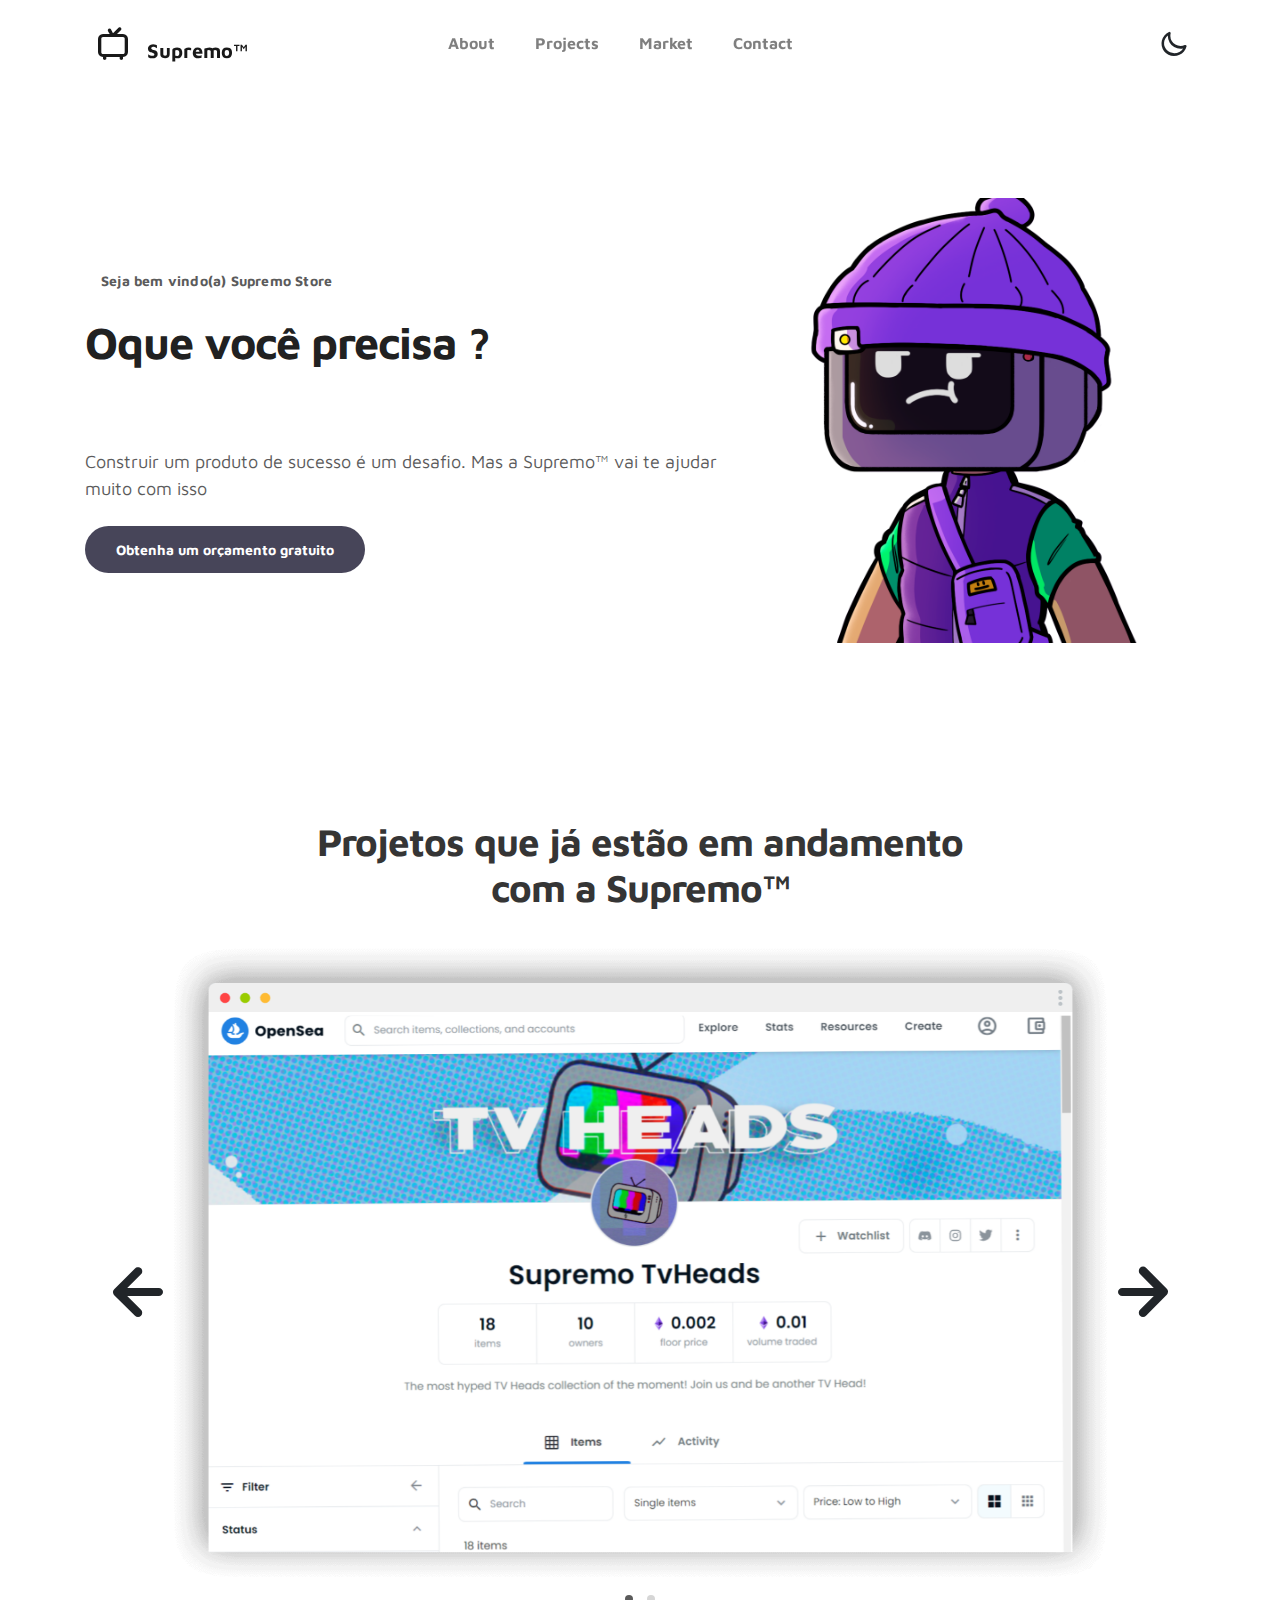
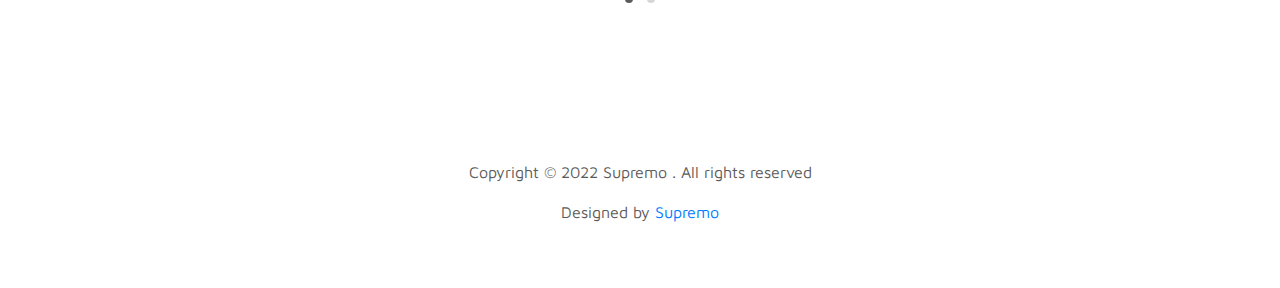
<file: index.html>
<!doctype html>
<html lang="en">
  <head>
    <meta charset="utf-8">
    <meta name="viewport" content="width=device-width, initial-scale=1, shrink-to-fit=no">
    <meta name="description" content="">
    <meta name="author" content="">

    <title>Supremo Store</title>

    <link rel="stylesheet" href="css/bootstrap.min.css">
    <link rel="stylesheet" href="css/unicons.css">
    <link rel="stylesheet" href="css/owl.carousel.min.css">
    <link rel="stylesheet" href="css/owl.theme.default.min.css">
    <link rel="stylesheet" href="https://unicons.iconscout.com/release/v4.0.0/css/line.css">
    <link rel="stylesheet" href="../assets/css/maicons.css">
    
    <!-- MAIN STYLE -->
    <link rel="stylesheet" href="css/style.css">
    
<!--

-->
  </head>
  <body>

    <!-- MENU -->
    <nav class="navbar navbar-expand-sm navbar-light">
        <div class="container">
            <a class="navbar-brand" href="index.html"><i class="uil uil-tv-retro"></i> Supremo™</a>

            <button class="navbar-toggler" type="button" data-toggle="collapse" data-target="#navbarNav" aria-controls="navbarNav" aria-expanded="false"
                aria-label="Toggle navigation">
                <span class="navbar-toggler-icon"></span>
                <span class="navbar-toggler-icon"></span>
                <span class="navbar-toggler-icon"></span>
            </button>

            <div class="collapse navbar-collapse" id="navbarNav">
                <ul class="navbar-nav mx-auto">
                    <li class="nav-item">
                        <a href="#about" class="nav-link"><span data-hover="About">About</span></a>
                    </li>
                    <li class="nav-item">
                        <a href="#project" class="nav-link"><span data-hover="Projects">Projects</span></a>
                    </li>
                    <li class="nav-item">
                        <a href="" class="nav-link"><span data-hover="Market">Market</span></a>
                    </li>
                    <li class="nav-item">
                        <a href="" class="nav-link"><span data-hover="Contact">Contact</span></a>
                    </li>
                </ul>

                <ul class="navbar-nav ml-lg-auto">
                    <div class="ml-lg-4">
                      <div class="color-mode d-lg-flex justify-content-center align-items-center">
                        <i class="color-mode-icon"></i>
                      </div>
                    </div>
                </ul>
            </div>
        </div>
    </nav>

    <!-- End Menu -->

    <!-- Bem Vindo -->
    <section class="about full-screen d-lg-flex justify-content-center align-items-center" id="about">
        <div class="container">
            <div class="row">
                
              <div class="col-lg-7 col-md-12 col-12 d-flex align-items-center">
                    <div class="about-text">
                        <small class="small-text">Seja bem vindo(a) <span class="mobile-block">Supremo Store</span></small>
                        <h1 class="animated animated-text">
                            <span class="mr-2">Oque você precisa ?</span>
                                <div class="animated-info">
                                    <span class="animated-item">Discord bots</span>
                                    <span class="animated-item">Web Designer</span>
                                    <span class="animated-item">illustration</span>
                                </div>
                        </h1>

                        <p>Construir um produto de sucesso é um desafio. Mas a Supremo™ vai te ajudar muito com isso</p>
                        
                        <div class="custom-btn-group mt-4">
                          <a href="store.html" class="btn custom-btn custom-btn-bg custom-btn-link">Obtenha um orçamento gratuito</a>
                        </div>
                    </div>
                </div>

                <div class="col-lg-5 col-md-12 col-12">
                    <div class="about-image svg">
                        <img src="images/undraw/NFT.png" class="img-fluid" alt="svg image">
                    </div>
                </div>
              </div>

            </div>
        </div>
    </section>

    <!-- End Bem Vindo-->

    <!-- Projetos -->
    <section class="project py-5" id="project">
        <div class="container">
                
                <div class="row">
                  <div class="col-lg-11 text-center mx-auto col-12">

                      <div class="col-lg-8 mx-auto">
                        <h2>Projetos que já estão em andamento com a Supremo™</h2>
                      </div>

                      <div class="owl-carousel owl-theme">
                        <div class="item">
                          <div class="project-info">
                            <img src="images/project/tvheads.png" class="img-fluid" alt="project image">
                          </div>
                        </div>

                        <div class="item">
                          <div class="project-info">
                            <img src="images/project/culto.png" class="img-fluid" alt="project image">
                          </div>
                        </div>

                        <!--<div class="item">
                          <div class="project-info">
                            <img src="images/project/project-image03.png" class="img-fluid" alt="project image">
                          </div>
                        </div>

                        <div class="item">
                          <div class="project-info">
                            <img src="images/project/project-image04.png" class="img-fluid" alt="project image">
                          </div>
                        </div>

                        <div class="item">
                          <div class="project-info">
                            <img src="images/project/project-image05.png" class="img-fluid" alt="project image">
                          </div>
                        </div> -->
                      </div>

                  </div>
                </div>
        </div>
    </section>

    <!-- End Project -->


    <!-- Copyright -->
     <footer class="footer py-5">
          <div class="container">
               <div class="row">

                    <div class="col-lg-12 col-12">                                
                        <p class="copyright-text text-center">Copyright &copy; 2022 Supremo . All rights reserved</p>
                        <p class="copyright-text text-center">Designed by <a rel="nofollow" href="https://discord.gg/ShvvqAZ8eM">Supremo</a></p>
                    </div>
                    
               </div>
          </div>
     </footer>

    <script src="js/jquery-3.3.1.min.js"></script>
    <script src="js/popper.min.js"></script>
    <script src="js/bootstrap.min.js"></script>
    <script src="js/Headroom.js"></script>
    <script src="js/jQuery.headroom.js"></script>
    <script src="js/owl.carousel.min.js"></script>
    <script src="js/smoothscroll.js"></script>
    <script src="js/custom.js"></script>

  </body>
</html>
</file>
<file: css/unicons.css>
@font-face {
  font-family: 'unicons';
  src: url('../font/unicons.eot?42479262');
  src: url('../font/unicons.eot?42479262#iefix') format('embedded-opentype'),
       url('../font/unicons.woff2?42479262') format('woff2'),
       url('../font/unicons.woff?42479262') format('woff'),
       url('../font/unicons.ttf?42479262') format('truetype'),
       url('../font/unicons.svg?42479262#unicons') format('svg');
  font-weight: normal;
  font-style: normal;
}
/* Chrome hack: SVG is rendered more smooth in Windozze. 100% magic, uncomment if you need it. */
/* Note, that will break hinting! In other OS-es font will be not as sharp as it could be */
/*
@media screen and (-webkit-min-device-pixel-ratio:0) {
  @font-face {
    font-family: 'unicons';
    src: url('../font/unicons.svg?42479262#unicons') format('svg');
  }
}
*/
 
 [class^="uil-"]:before, [class*=" uil-"]:before {
  font-family: "unicons";
  font-style: normal;
  font-weight: normal;
  speak: none;
 
  display: inline-block;
  text-decoration: inherit;
  width: 1em;
  margin-right: .2em;
  text-align: center;
  /* opacity: .8; */
 
  /* For safety - reset parent styles, that can break glyph codes*/
  font-variant: normal;
  text-transform: none;
 
  /* fix buttons height, for twitter bootstrap */
  line-height: 1em;
 
  /* Animation center compensation - margins should be symmetric */
  /* remove if not needed */
  margin-left: .2em;
 
  /* you can be more comfortable with increased icons size */
  /* font-size: 120%; */
 
  /* Font smoothing. That was taken from TWBS */
  -webkit-font-smoothing: antialiased;
  -moz-osx-font-smoothing: grayscale;
 
  /* Uncomment for 3D effect */
  /* text-shadow: 1px 1px 1px rgba(127, 127, 127, 0.3); */
}
 
.uil-abacus:before { content: '\e800'; } /* '' */
.uil-accessible-icon-alt:before { content: '\e801'; } /* '' */
.uil-adjust-alt:before { content: '\e802'; } /* '' */
.uil-adjust-circle:before { content: '\e803'; } /* '' */
.uil-adjust-half:before { content: '\e804'; } /* '' */
.uil-adjust:before { content: '\e805'; } /* '' */
.uil-airplay:before { content: '\e806'; } /* '' */
.uil-align-alt:before { content: '\e807'; } /* '' */
.uil-align-center-alt:before { content: '\e808'; } /* '' */
.uil-align-center-h:before { content: '\e809'; } /* '' */
.uil-align-center-justify:before { content: '\e80a'; } /* '' */
.uil-align-center-v:before { content: '\e80b'; } /* '' */
.uil-align-center:before { content: '\e80c'; } /* '' */
.uil-align-justify:before { content: '\e80d'; } /* '' */
.uil-align-left-justify:before { content: '\e80e'; } /* '' */
.uil-align-left:before { content: '\e80f'; } /* '' */
.uil-align-letter-right:before { content: '\e810'; } /* '' */
.uil-align-right-justify:before { content: '\e811'; } /* '' */
.uil-align-right:before { content: '\e812'; } /* '' */
.uil-align:before { content: '\e813'; } /* '' */
.uil-ambulance:before { content: '\e814'; } /* '' */
.uil-analysis:before { content: '\e815'; } /* '' */
.uil-analytics:before { content: '\e816'; } /* '' */
.uil-anchor:before { content: '\e817'; } /* '' */
.uil-android-phone-slash:before { content: '\e818'; } /* '' */
.uil-angle-double-down:before { content: '\e819'; } /* '' */
.uil-angle-double-left:before { content: '\e81a'; } /* '' */
.uil-angle-double-right:before { content: '\e81b'; } /* '' */
.uil-angle-double-up:before { content: '\e81c'; } /* '' */
.uil-angle-down:before { content: '\e81d'; } /* '' */
.uil-angle-left:before { content: '\e81e'; } /* '' */
.uil-angle-right-b:before { content: '\e81f'; } /* '' */
.uil-angle-right:before { content: '\e820'; } /* '' */
.uil-angle-up:before { content: '\e821'; } /* '' */
.uil-annoyed-alt:before { content: '\e822'; } /* '' */
.uil-annoyed:before { content: '\e823'; } /* '' */
.uil-apps:before { content: '\e824'; } /* '' */
.uil-archive-alt:before { content: '\e825'; } /* '' */
.uil-archive:before { content: '\e826'; } /* '' */
.uil-arrow-break:before { content: '\e827'; } /* '' */
.uil-arrow-circle-down:before { content: '\e828'; } /* '' */
.uil-arrow-circle-left:before { content: '\e829'; } /* '' */
.uil-arrow-circle-right:before { content: '\e82a'; } /* '' */
.uil-arrow-circle-up:before { content: '\e82b'; } /* '' */
.uil-arrow-compress-h:before { content: '\e82c'; } /* '' */
.uil-arrow-down-left:before { content: '\e82d'; } /* '' */
.uil-arrow-down-right:before { content: '\e82e'; } /* '' */
.uil-arrow-down:before { content: '\e82f'; } /* '' */
.uil-arrow-from-right:before { content: '\e830'; } /* '' */
.uil-arrow-from-top:before { content: '\e831'; } /* '' */
.uil-arrow-growth:before { content: '\e832'; } /* '' */
.uil-arrow-left:before { content: '\e833'; } /* '' */
.uil-arrow-random:before { content: '\e834'; } /* '' */
.uil-arrow-resize-diagonal:before { content: '\e835'; } /* '' */
.uil-arrow-right:before { content: '\e836'; } /* '' */
.uil-arrow-to-bottom:before { content: '\e837'; } /* '' */
.uil-arrow-to-right:before { content: '\e838'; } /* '' */
.uil-arrow-up-left:before { content: '\e839'; } /* '' */
.uil-arrow-up-right:before { content: '\e83a'; } /* '' */
.uil-arrow-up:before { content: '\e83b'; } /* '' */
.uil-arrows-h-alt:before { content: '\e83c'; } /* '' */
.uil-arrows-h:before { content: '\e83d'; } /* '' */
.uil-arrows-left-down:before { content: '\e83e'; } /* '' */
.uil-arrows-maximize:before { content: '\e83f'; } /* '' */
.uil-arrows-merge:before { content: '\e840'; } /* '' */
.uil-arrows-resize-h:before { content: '\e841'; } /* '' */
.uil-arrows-resize-v:before { content: '\e842'; } /* '' */
.uil-arrows-resize:before { content: '\e843'; } /* '' */
.uil-arrows-right-down:before { content: '\e844'; } /* '' */
.uil-arrows-shrink-h:before { content: '\e845'; } /* '' */
.uil-arrows-shrink-v:before { content: '\e846'; } /* '' */
.uil-arrows-up-right:before { content: '\e847'; } /* '' */
.uil-arrows-v-alt:before { content: '\e848'; } /* '' */
.uil-arrows-v:before { content: '\e849'; } /* '' */
.uil-at:before { content: '\e84a'; } /* '' */
.uil-atm-card:before { content: '\e84b'; } /* '' */
.uil-atom:before { content: '\e84c'; } /* '' */
.uil-auto-flash:before { content: '\e84d'; } /* '' */
.uil-award-alt:before { content: '\e84e'; } /* '' */
.uil-award:before { content: '\e84f'; } /* '' */
.uil-baby-carriage:before { content: '\e850'; } /* '' */
.uil-backpack:before { content: '\e851'; } /* '' */
.uil-backspace:before { content: '\e852'; } /* '' */
.uil-backward:before { content: '\e853'; } /* '' */
.uil-bag-alt:before { content: '\e854'; } /* '' */
.uil-bag-slash:before { content: '\e855'; } /* '' */
.uil-bag:before { content: '\e856'; } /* '' */
.uil-ball:before { content: '\e857'; } /* '' */
.uil-ban:before { content: '\e858'; } /* '' */
.uil-bars:before { content: '\e859'; } /* '' */
.uil-basketball-hoop:before { content: '\e85a'; } /* '' */
.uil-basketball:before { content: '\e85b'; } /* '' */
.uil-battery-bolt:before { content: '\e85c'; } /* '' */
.uil-battery-empty:before { content: '\e85d'; } /* '' */
.uil-bed-double:before { content: '\e85e'; } /* '' */
.uil-bed:before { content: '\e85f'; } /* '' */
.uil-bell-school:before { content: '\e860'; } /* '' */
.uil-bell-slash:before { content: '\e861'; } /* '' */
.uil-bill:before { content: '\e862'; } /* '' */
.uil-bitcoin-circle:before { content: '\e863'; } /* '' */
.uil-bitcoin:before { content: '\e864'; } /* '' */
.uil-bluetooth-b:before { content: '\e865'; } /* '' */
.uil-bolt-alt:before { content: '\e866'; } /* '' */
.uil-bolt-slash:before { content: '\e867'; } /* '' */
.uil-bolt:before { content: '\e868'; } /* '' */
.uil-book-alt:before { content: '\e869'; } /* '' */
.uil-book-medical:before { content: '\e86a'; } /* '' */
.uil-book-open:before { content: '\e86b'; } /* '' */
.uil-book-reader:before { content: '\e86c'; } /* '' */
.uil-book:before { content: '\e86d'; } /* '' */
.uil-bookmark-full:before { content: '\e86e'; } /* '' */
.uil-bookmark:before { content: '\e86f'; } /* '' */
.uil-books:before { content: '\e870'; } /* '' */
.uil-boombox:before { content: '\e871'; } /* '' */
.uil-border-alt:before { content: '\e872'; } /* '' */
.uil-border-bottom:before { content: '\e873'; } /* '' */
.uil-border-clear:before { content: '\e874'; } /* '' */
.uil-border-horizontal:before { content: '\e875'; } /* '' */
.uil-border-inner:before { content: '\e876'; } /* '' */
.uil-border-left:before { content: '\e877'; } /* '' */
.uil-border-out:before { content: '\e878'; } /* '' */
.uil-border-right:before { content: '\e879'; } /* '' */
.uil-border-top:before { content: '\e87a'; } /* '' */
.uil-border-vertical:before { content: '\e87b'; } /* '' */
.uil-box:before { content: '\e87c'; } /* '' */
.uil-briefcase-alt:before { content: '\e87d'; } /* '' */
.uil-briefcase:before { content: '\e87e'; } /* '' */
.uil-bright:before { content: '\e87f'; } /* '' */
.uil-brightness-empty:before { content: '\e880'; } /* '' */
.uil-brightness-half:before { content: '\e881'; } /* '' */
.uil-brightness-low:before { content: '\e882'; } /* '' */
.uil-brightness-minus:before { content: '\e883'; } /* '' */
.uil-brightness-plus:before { content: '\e884'; } /* '' */
.uil-brightness:before { content: '\e885'; } /* '' */
.uil-bring-bottom:before { content: '\e886'; } /* '' */
.uil-bring-front:before { content: '\e887'; } /* '' */
.uil-brush-alt:before { content: '\e888'; } /* '' */
.uil-bug:before { content: '\e889'; } /* '' */
.uil-building:before { content: '\e88a'; } /* '' */
.uil-bullseye:before { content: '\e88b'; } /* '' */
.uil-bus-alt:before { content: '\e88c'; } /* '' */
.uil-bus-school:before { content: '\e88d'; } /* '' */
.uil-bus:before { content: '\e88e'; } /* '' */
.uil-calcualtor:before { content: '\e88f'; } /* '' */
.uil-calculator-alt:before { content: '\e890'; } /* '' */
.uil-calendar-alt:before { content: '\e891'; } /* '' */
.uil-calendar-slash:before { content: '\e892'; } /* '' */
.uil-calender:before { content: '\e893'; } /* '' */
.uil-calling:before { content: '\e894'; } /* '' */
.uil-camera-plus:before { content: '\e895'; } /* '' */
.uil-camera-slash:before { content: '\e896'; } /* '' */
.uil-camera:before { content: '\e897'; } /* '' */
.uil-cancel:before { content: '\e898'; } /* '' */
.uil-capsule:before { content: '\e899'; } /* '' */
.uil-capture:before { content: '\e89a'; } /* '' */
.uil-car-sideview:before { content: '\e89b'; } /* '' */
.uil-car-slash:before { content: '\e89c'; } /* '' */
.uil-car-wash:before { content: '\e89d'; } /* '' */
.uil-car:before { content: '\e89e'; } /* '' */
.uil-card-atm:before { content: '\e89f'; } /* '' */
.uil-caret-right:before { content: '\e8a0'; } /* '' */
.uil-cart:before { content: '\e8a1'; } /* '' */
.uil-cell:before { content: '\e8a2'; } /* '' */
.uil-celsius:before { content: '\e8a3'; } /* '' */
.uil-chart-bar-alt:before { content: '\e8a4'; } /* '' */
.uil-chart-bar:before { content: '\e8a5'; } /* '' */
.uil-chart-down:before { content: '\e8a6'; } /* '' */
.uil-chart-growth-alt:before { content: '\e8a7'; } /* '' */
.uil-chart-growth:before { content: '\e8a8'; } /* '' */
.uil-chart-line:before { content: '\e8a9'; } /* '' */
.uil-chart-pie-alt:before { content: '\e8aa'; } /* '' */
.uil-chart-pie:before { content: '\e8ab'; } /* '' */
.uil-chart:before { content: '\e8ac'; } /* '' */
.uil-chat-bubble-user:before { content: '\e8ad'; } /* '' */
.uil-chat-info:before { content: '\e8ae'; } /* '' */
.uil-chat:before { content: '\e8af'; } /* '' */
.uil-check-circle:before { content: '\e8b0'; } /* '' */
.uil-check-square:before { content: '\e8b1'; } /* '' */
.uil-check:before { content: '\e8b2'; } /* '' */
.uil-circle-layer:before { content: '\e8b3'; } /* '' */
.uil-circle:before { content: '\e8b4'; } /* '' */
.uil-circuit:before { content: '\e8b5'; } /* '' */
.uil-clapper-board:before { content: '\e8b6'; } /* '' */
.uil-clipboard-alt:before { content: '\e8b7'; } /* '' */
.uil-clipboard-blank:before { content: '\e8b8'; } /* '' */
.uil-clipboard-notes:before { content: '\e8b9'; } /* '' */
.uil-clipboard:before { content: '\e8ba'; } /* '' */
.uil-clock-eight:before { content: '\e8bb'; } /* '' */
.uil-clock-five:before { content: '\e8bc'; } /* '' */
.uil-clock-nine:before { content: '\e8bd'; } /* '' */
.uil-clock-seven:before { content: '\e8be'; } /* '' */
.uil-clock-ten:before { content: '\e8bf'; } /* '' */
.uil-clock-three:before { content: '\e8c0'; } /* '' */
.uil-clock-two:before { content: '\e8c1'; } /* '' */
.uil-clock:before { content: '\e8c2'; } /* '' */
.uil-closed-captioning:before { content: '\e8c3'; } /* '' */
.uil-cloud-block:before { content: '\e8c4'; } /* '' */
.uil-cloud-bookmark:before { content: '\e8c5'; } /* '' */
.uil-cloud-check:before { content: '\e8c6'; } /* '' */
.uil-cloud-computing:before { content: '\e8c7'; } /* '' */
.uil-cloud-data-connection:before { content: '\e8c8'; } /* '' */
.uil-cloud-database-tree:before { content: '\e8c9'; } /* '' */
.uil-cloud-download:before { content: '\e8ca'; } /* '' */
.uil-cloud-drizzle:before { content: '\e8cb'; } /* '' */
.uil-cloud-exclamation:before { content: '\e8cc'; } /* '' */
.uil-cloud-hail:before { content: '\e8cd'; } /* '' */
.uil-cloud-heart:before { content: '\e8ce'; } /* '' */
.uil-cloud-info:before { content: '\e8cf'; } /* '' */
.uil-cloud-lock:before { content: '\e8d0'; } /* '' */
.uil-cloud-meatball:before { content: '\e8d1'; } /* '' */
.uil-cloud-moon-hail:before { content: '\e8d2'; } /* '' */
.uil-cloud-moon-meatball:before { content: '\e8d3'; } /* '' */
.uil-cloud-moon-rain:before { content: '\e8d4'; } /* '' */
.uil-cloud-moon-showers:before { content: '\e8d5'; } /* '' */
.uil-cloud-moon:before { content: '\e8d6'; } /* '' */
.uil-cloud-question:before { content: '\e8d7'; } /* '' */
.uil-cloud-rain-sun:before { content: '\e8d8'; } /* '' */
.uil-cloud-rain:before { content: '\e8d9'; } /* '' */
.uil-cloud-redo:before { content: '\e8da'; } /* '' */
.uil-cloud-set:before { content: '\e8db'; } /* '' */
.uil-cloud-share:before { content: '\e8dc'; } /* '' */
.uil-cloud-shield:before { content: '\e8dd'; } /* '' */
.uil-cloud-showers-alt:before { content: '\e8de'; } /* '' */
.uil-cloud-showers-heavy:before { content: '\e8df'; } /* '' */
.uil-cloud-showers:before { content: '\e8e0'; } /* '' */
.uil-cloud-slash:before { content: '\e8e1'; } /* '' */
.uil-cloud-sun-hail:before { content: '\e8e2'; } /* '' */
.uil-cloud-sun-meatball:before { content: '\e8e3'; } /* '' */
.uil-cloud-sun-rain-alt:before { content: '\e8e4'; } /* '' */
.uil-cloud-sun-rain:before { content: '\e8e5'; } /* '' */
.uil-cloud-sun-tear:before { content: '\e8e6'; } /* '' */
.uil-cloud-sun:before { content: '\e8e7'; } /* '' */
.uil-cloud-times:before { content: '\e8e8'; } /* '' */
.uil-cloud-unlock:before { content: '\e8e9'; } /* '' */
.uil-cloud-upload:before { content: '\e8ea'; } /* '' */
.uil-cloud-wifi:before { content: '\e8eb'; } /* '' */
.uil-cloud-wind:before { content: '\e8ec'; } /* '' */
.uil-cloud:before { content: '\e8ed'; } /* '' */
.uil-clouds:before { content: '\e8ee'; } /* '' */
.uil-club:before { content: '\e8ef'; } /* '' */
.uil-code:before { content: '\e8f0'; } /* '' */
.uil-coffee:before { content: '\e8f1'; } /* '' */
.uil-cog:before { content: '\e8f2'; } /* '' */
.uil-coins:before { content: '\e8f3'; } /* '' */
.uil-columns:before { content: '\e8f4'; } /* '' */
.uil-comment-alt-block:before { content: '\e8f5'; } /* '' */
.uil-comment-alt-chart-lines:before { content: '\e8f6'; } /* '' */
.uil-comment-alt-check:before { content: '\e8f7'; } /* '' */
.uil-comment-alt-dots:before { content: '\e8f8'; } /* '' */
.uil-comment-alt-download:before { content: '\e8f9'; } /* '' */
.uil-comment-alt-edit:before { content: '\e8fa'; } /* '' */
.uil-comment-alt-exclamation:before { content: '\e8fb'; } /* '' */
.uil-comment-alt-heart:before { content: '\e8fc'; } /* '' */
.uil-comment-alt-image:before { content: '\e8fd'; } /* '' */
.uil-comment-alt-info:before { content: '\e8fe'; } /* '' */
.uil-comment-alt-lines:before { content: '\e8ff'; } /* '' */
.uil-comment-alt-lock:before { content: '\e900'; } /* '' */
.uil-comment-alt-medical:before { content: '\e901'; } /* '' */
.uil-comment-alt-message:before { content: '\e902'; } /* '' */
.uil-comment-alt-notes:before { content: '\e903'; } /* '' */
.uil-comment-alt-plus:before { content: '\e904'; } /* '' */
.uil-comment-alt-question:before { content: '\e905'; } /* '' */
.uil-comment-alt-redo:before { content: '\e906'; } /* '' */
.uil-comment-alt-search:before { content: '\e907'; } /* '' */
.uil-comment-alt-share:before { content: '\e908'; } /* '' */
.uil-comment-alt-shield:before { content: '\e909'; } /* '' */
.uil-comment-alt-upload:before { content: '\e90a'; } /* '' */
.uil-comment-alt-verify:before { content: '\e90b'; } /* '' */
.uil-comment-alt:before { content: '\e90c'; } /* '' */
.uil-comment-block:before { content: '\e90d'; } /* '' */
.uil-comment-chart-line:before { content: '\e90e'; } /* '' */
.uil-comment-check:before { content: '\e90f'; } /* '' */
.uil-comment-dots:before { content: '\e910'; } /* '' */
.uil-comment-download:before { content: '\e911'; } /* '' */
.uil-comment-edit:before { content: '\e912'; } /* '' */
.uil-comment-exclamation:before { content: '\e913'; } /* '' */
.uil-comment-heart:before { content: '\e914'; } /* '' */
.uil-comment-image:before { content: '\e915'; } /* '' */
.uil-comment-info-alt:before { content: '\e916'; } /* '' */
.uil-comment-info:before { content: '\e917'; } /* '' */
.uil-comment-lines:before { content: '\e918'; } /* '' */
.uil-comment-lock:before { content: '\e919'; } /* '' */
.uil-comment-medical:before { content: '\e91a'; } /* '' */
.uil-comment-message:before { content: '\e91b'; } /* '' */
.uil-comment-notes:before { content: '\e91c'; } /* '' */
.uil-comment-plus:before { content: '\e91d'; } /* '' */
.uil-comment-question:before { content: '\e91e'; } /* '' */
.uil-comment-redo:before { content: '\e91f'; } /* '' */
.uil-comment-search:before { content: '\e920'; } /* '' */
.uil-comment-share:before { content: '\e921'; } /* '' */
.uil-comment-shield:before { content: '\e922'; } /* '' */
.uil-comment-slash:before { content: '\e923'; } /* '' */
.uil-comment-upload:before { content: '\e924'; } /* '' */
.uil-comment-verify:before { content: '\e925'; } /* '' */
.uil-comment:before { content: '\e926'; } /* '' */
.uil-comments-alt:before { content: '\e927'; } /* '' */
.uil-comments:before { content: '\e928'; } /* '' */
.uil-commnet-alt-slash:before { content: '\e929'; } /* '' */
.uil-compact-disc:before { content: '\e92a'; } /* '' */
.uil-compass:before { content: '\e92b'; } /* '' */
.uil-compress-alt-left:before { content: '\e92c'; } /* '' */
.uil-compress-alt:before { content: '\e92d'; } /* '' */
.uil-compress-arrows:before { content: '\e92e'; } /* '' */
.uil-compress-lines:before { content: '\e92f'; } /* '' */
.uil-compress-point:before { content: '\e930'; } /* '' */
.uil-compress-v:before { content: '\e931'; } /* '' */
.uil-compress:before { content: '\e932'; } /* '' */
.uil-computer-mouse:before { content: '\e933'; } /* '' */
.uil-confused:before { content: '\e934'; } /* '' */
.uil-constructor:before { content: '\e935'; } /* '' */
.uil-copy-alt:before { content: '\e936'; } /* '' */
.uil-copy-landscape:before { content: '\e937'; } /* '' */
.uil-copy:before { content: '\e938'; } /* '' */
.uil-copyright:before { content: '\e939'; } /* '' */
.uil-corner-down-left:before { content: '\e93a'; } /* '' */
.uil-corner-down-right-alt:before { content: '\e93b'; } /* '' */
.uil-corner-down-right:before { content: '\e93c'; } /* '' */
.uil-corner-left-down:before { content: '\e93d'; } /* '' */
.uil-corner-right-down:before { content: '\e93e'; } /* '' */
.uil-corner-up-left-alt:before { content: '\e93f'; } /* '' */
.uil-corner-up-left:before { content: '\e940'; } /* '' */
.uil-corner-up-right-alt:before { content: '\e941'; } /* '' */
.uil-corner-up-right:before { content: '\e942'; } /* '' */
.uil-creative-commons-pd-alt:before { content: '\e943'; } /* '' */
.uil-creative-commons-pd:before { content: '\e944'; } /* '' */
.uil-crockery:before { content: '\e945'; } /* '' */
.uil-crop-alt-rotate-left:before { content: '\e946'; } /* '' */
.uil-crop-alt-rotate-right:before { content: '\e947'; } /* '' */
.uil-crop-alt:before { content: '\e948'; } /* '' */
.uil-crosshair-alt:before { content: '\e949'; } /* '' */
.uil-crosshair:before { content: '\e94a'; } /* '' */
.uil-crosshairs:before { content: '\e94b'; } /* '' */
.uil-cube:before { content: '\e94c'; } /* '' */
.uil-data-sharing:before { content: '\e94d'; } /* '' */
.uil-database-alt:before { content: '\e94e'; } /* '' */
.uil-database:before { content: '\e94f'; } /* '' */
.uil-desert:before { content: '\e950'; } /* '' */
.uil-desktop-alt-slash:before { content: '\e951'; } /* '' */
.uil-desktop-alt:before { content: '\e952'; } /* '' */
.uil-desktop-cloud-alt:before { content: '\e953'; } /* '' */
.uil-desktop-slash:before { content: '\e954'; } /* '' */
.uil-desktop:before { content: '\e955'; } /* '' */
.uil-dialpad-alt:before { content: '\e956'; } /* '' */
.uil-dialpad:before { content: '\e957'; } /* '' */
.uil-diamond:before { content: '\e958'; } /* '' */
.uil-diary-alt:before { content: '\e959'; } /* '' */
.uil-diary:before { content: '\e95a'; } /* '' */
.uil-dice-five:before { content: '\e95b'; } /* '' */
.uil-dice-four:before { content: '\e95c'; } /* '' */
.uil-dice-one:before { content: '\e95d'; } /* '' */
.uil-dice-six:before { content: '\e95e'; } /* '' */
.uil-dice-three:before { content: '\e95f'; } /* '' */
.uil-dice-two:before { content: '\e960'; } /* '' */
.uil-direction:before { content: '\e961'; } /* '' */
.uil-directions:before { content: '\e962'; } /* '' */
.uil-dizzy-meh:before { content: '\e963'; } /* '' */
.uil-dna:before { content: '\e964'; } /* '' */
.uil-document-layout-center:before { content: '\e965'; } /* '' */
.uil-document-layout-left:before { content: '\e966'; } /* '' */
.uil-document-layout-right:before { content: '\e967'; } /* '' */
.uil-document:before { content: '\e968'; } /* '' */
.uil-dollar-alt:before { content: '\e969'; } /* '' */
.uil-dollar-sign-alt:before { content: '\e96a'; } /* '' */
.uil-dollar-sign:before { content: '\e96b'; } /* '' */
.uil-down-arrow:before { content: '\e96c'; } /* '' */
.uil-download-alt:before { content: '\e96d'; } /* '' */
.uil-dribbble:before { content: '\e96e'; } /* '' */
.uil-drill:before { content: '\e96f'; } /* '' */
.uil-dropbox:before { content: '\e970'; } /* '' */
.uil-dumbbell:before { content: '\e971'; } /* '' */
.uil-edit-alt:before { content: '\e972'; } /* '' */
.uil-edit:before { content: '\e973'; } /* '' */
.uil-ellipsis-h:before { content: '\e974'; } /* '' */
.uil-ellipsis-v:before { content: '\e975'; } /* '' */
.uil-emoji:before { content: '\e976'; } /* '' */
.uil-enter:before { content: '\e977'; } /* '' */
.uil-entry:before { content: '\e978'; } /* '' */
.uil-envelope-add:before { content: '\e979'; } /* '' */
.uil-envelope-alt:before { content: '\e97a'; } /* '' */
.uil-envelope-block:before { content: '\e97b'; } /* '' */
.uil-envelope-bookmark:before { content: '\e97c'; } /* '' */
.uil-envelope-check:before { content: '\e97d'; } /* '' */
.uil-envelope-download-alt:before { content: '\e97e'; } /* '' */
.uil-envelope-download:before { content: '\e97f'; } /* '' */
.uil-envelope-edit:before { content: '\e980'; } /* '' */
.uil-envelope-exclamation:before { content: '\e981'; } /* '' */
.uil-envelope-heart:before { content: '\e982'; } /* '' */
.uil-envelope-info:before { content: '\e983'; } /* '' */
.uil-envelope-lock:before { content: '\e984'; } /* '' */
.uil-envelope-minus:before { content: '\e985'; } /* '' */
.uil-envelope-open:before { content: '\e986'; } /* '' */
.uil-envelope-question:before { content: '\e987'; } /* '' */
.uil-envelope-receive:before { content: '\e988'; } /* '' */
.uil-envelope-redo:before { content: '\e989'; } /* '' */
.uil-envelope-search:before { content: '\e98a'; } /* '' */
.uil-envelope-send:before { content: '\e98b'; } /* '' */
.uil-envelope-share:before { content: '\e98c'; } /* '' */
.uil-envelope-shield:before { content: '\e98d'; } /* '' */
.uil-envelope-star:before { content: '\e98e'; } /* '' */
.uil-envelope-times:before { content: '\e98f'; } /* '' */
.uil-envelope-upload-alt:before { content: '\e990'; } /* '' */
.uil-envelope-upload:before { content: '\e991'; } /* '' */
.uil-envelope:before { content: '\e992'; } /* '' */
.uil-envelopes:before { content: '\e993'; } /* '' */
.uil-equal-circle:before { content: '\e994'; } /* '' */
.uil-euro-circle:before { content: '\e995'; } /* '' */
.uil-euro:before { content: '\e996'; } /* '' */
.uil-exchange-alt:before { content: '\e997'; } /* '' */
.uil-exchange:before { content: '\e998'; } /* '' */
.uil-exclamation-circle:before { content: '\e999'; } /* '' */
.uil-exclamation-octagon:before { content: '\e99a'; } /* '' */
.uil-exclamation-triangle:before { content: '\e99b'; } /* '' */
.uil-exclude:before { content: '\e99c'; } /* '' */
.uil-exit:before { content: '\e99d'; } /* '' */
.uil-expand-alt:before { content: '\e99e'; } /* '' */
.uil-expand-arrows-alt:before { content: '\e99f'; } /* '' */
.uil-expand-arrows:before { content: '\e9a0'; } /* '' */
.uil-expand-from-corner:before { content: '\e9a1'; } /* '' */
.uil-expand-left:before { content: '\e9a2'; } /* '' */
.uil-export:before { content: '\e9a3'; } /* '' */
.uil-exposure-alt:before { content: '\e9a4'; } /* '' */
.uil-exposure-increase:before { content: '\e9a5'; } /* '' */
.uil-external-link-alt:before { content: '\e9a6'; } /* '' */
.uil-eye-slash:before { content: '\e9a7'; } /* '' */
.uil-eye:before { content: '\e9a8'; } /* '' */
.uil-facebook:before { content: '\e9a9'; } /* '' */
.uil-fahrenheit:before { content: '\e9aa'; } /* '' */
.uil-fast-mail-alt:before { content: '\e9ab'; } /* '' */
.uil-fast-mail:before { content: '\e9ac'; } /* '' */
.uil-favorite:before { content: '\e9ad'; } /* '' */
.uil-feedback:before { content: '\e9ae'; } /* '' */
.uil-file-alt:before { content: '\e9af'; } /* '' */
.uil-file-blank:before { content: '\e9b0'; } /* '' */
.uil-file-block-alt:before { content: '\e9b1'; } /* '' */
.uil-file-bookmark-alt:before { content: '\e9b2'; } /* '' */
.uil-file-check-alt:before { content: '\e9b3'; } /* '' */
.uil-file-check:before { content: '\e9b4'; } /* '' */
.uil-file-contract-dollar:before { content: '\e9b5'; } /* '' */
.uil-file-copy-alt:before { content: '\e9b6'; } /* '' */
.uil-file-download-alt:before { content: '\e9b7'; } /* '' */
.uil-file-download:before { content: '\e9b8'; } /* '' */
.uil-file-edit-alt:before { content: '\e9b9'; } /* '' */
.uil-file-exclamation-alt:before { content: '\e9ba'; } /* '' */
.uil-file-exclamation:before { content: '\e9bb'; } /* '' */
.uil-file-heart:before { content: '\e9bc'; } /* '' */
.uil-file-info-alt:before { content: '\e9bd'; } /* '' */
.uil-file-landscape-alt:before { content: '\e9be'; } /* '' */
.uil-file-landscape:before { content: '\e9bf'; } /* '' */
.uil-file-lanscape-slash:before { content: '\e9c0'; } /* '' */
.uil-file-lock-alt:before { content: '\e9c1'; } /* '' */
.uil-file-medical-alt:before { content: '\e9c2'; } /* '' */
.uil-file-medical:before { content: '\e9c3'; } /* '' */
.uil-file-minus-alt:before { content: '\e9c4'; } /* '' */
.uil-file-minus:before { content: '\e9c5'; } /* '' */
.uil-file-network:before { content: '\e9c6'; } /* '' */
.uil-file-plus-alt:before { content: '\e9c7'; } /* '' */
.uil-file-plus:before { content: '\e9c8'; } /* '' */
.uil-file-question-alt:before { content: '\e9c9'; } /* '' */
.uil-file-question:before { content: '\e9ca'; } /* '' */
.uil-file-redo-alt:before { content: '\e9cb'; } /* '' */
.uil-file-search-alt:before { content: '\e9cc'; } /* '' */
.uil-file-share-alt:before { content: '\e9cd'; } /* '' */
.uil-file-shield-alt:before { content: '\e9ce'; } /* '' */
.uil-file-slash:before { content: '\e9cf'; } /* '' */
.uil-file-times-alt:before { content: '\e9d0'; } /* '' */
.uil-file-times:before { content: '\e9d1'; } /* '' */
.uil-file-upload-alt:before { content: '\e9d2'; } /* '' */
.uil-file-upload:before { content: '\e9d3'; } /* '' */
.uil-file:before { content: '\e9d4'; } /* '' */
.uil-files-landscapes-alt:before { content: '\e9d5'; } /* '' */
.uil-files-landscapes:before { content: '\e9d6'; } /* '' */
.uil-film:before { content: '\e9d7'; } /* '' */
.uil-filter-slash:before { content: '\e9d8'; } /* '' */
.uil-filter:before { content: '\e9d9'; } /* '' */
.uil-flask-potion:before { content: '\e9da'; } /* '' */
.uil-flask:before { content: '\e9db'; } /* '' */
.uil-flip-h-alt:before { content: '\e9dc'; } /* '' */
.uil-flip-h:before { content: '\e9dd'; } /* '' */
.uil-flip-v-alt:before { content: '\e9de'; } /* '' */
.uil-flip-v:before { content: '\e9df'; } /* '' */
.uil-flower:before { content: '\e9e0'; } /* '' */
.uil-focus-add:before { content: '\e9e1'; } /* '' */
.uil-focus-target:before { content: '\e9e2'; } /* '' */
.uil-focus:before { content: '\e9e3'; } /* '' */
.uil-folder-check:before { content: '\e9e4'; } /* '' */
.uil-folder-download:before { content: '\e9e5'; } /* '' */
.uil-folder-exclamation:before { content: '\e9e6'; } /* '' */
.uil-folder-heart:before { content: '\e9e7'; } /* '' */
.uil-folder-info:before { content: '\e9e8'; } /* '' */
.uil-folder-lock:before { content: '\e9e9'; } /* '' */
.uil-folder-medical:before { content: '\e9ea'; } /* '' */
.uil-folder-minus:before { content: '\e9eb'; } /* '' */
.uil-folder-network:before { content: '\e9ec'; } /* '' */
.uil-folder-plus:before { content: '\e9ed'; } /* '' */
.uil-folder-question:before { content: '\e9ee'; } /* '' */
.uil-folder-slash:before { content: '\e9ef'; } /* '' */
.uil-folder-times:before { content: '\e9f0'; } /* '' */
.uil-folder-upload:before { content: '\e9f1'; } /* '' */
.uil-folder:before { content: '\e9f2'; } /* '' */
.uil-food:before { content: '\e9f3'; } /* '' */
.uil-football-american:before { content: '\e9f4'; } /* '' */
.uil-football-ball:before { content: '\e9f5'; } /* '' */
.uil-football:before { content: '\e9f6'; } /* '' */
.uil-forecastcloud-moon-tear:before { content: '\e9f7'; } /* '' */
.uil-forwaded-call:before { content: '\e9f8'; } /* '' */
.uil-forward:before { content: '\e9f9'; } /* '' */
.uil-frown:before { content: '\e9fa'; } /* '' */
.uil-game-structure:before { content: '\e9fb'; } /* '' */
.uil-game:before { content: '\e9fc'; } /* '' */
.uil-gift:before { content: '\e9fd'; } /* '' */
.uil-glass-martini-alt-slash:before { content: '\e9fe'; } /* '' */
.uil-glass-martini-alt:before { content: '\e9ff'; } /* '' */
.uil-glass-martini:before { content: '\ea00'; } /* '' */
.uil-glass-tea:before { content: '\ea01'; } /* '' */
.uil-glass:before { content: '\ea02'; } /* '' */
.uil-globe:before { content: '\ea03'; } /* '' */
.uil-gold:before { content: '\ea04'; } /* '' */
.uil-google-drive:before { content: '\ea05'; } /* '' */
.uil-graduation-hat:before { content: '\ea06'; } /* '' */
.uil-graph-bar:before { content: '\ea07'; } /* '' */
.uil-grid:before { content: '\ea08'; } /* '' */
.uil-grids:before { content: '\ea09'; } /* '' */
.uil-grin-tongue-wink-alt:before { content: '\ea0a'; } /* '' */
.uil-grin-tongue-wink:before { content: '\ea0b'; } /* '' */
.uil-grin:before { content: '\ea0c'; } /* '' */
.uil-grip-horizontal-line:before { content: '\ea0d'; } /* '' */
.uil-hdd:before { content: '\ea0e'; } /* '' */
.uil-headphones-alt:before { content: '\ea0f'; } /* '' */
.uil-headphones:before { content: '\ea10'; } /* '' */
.uil-heart-alt:before { content: '\ea11'; } /* '' */
.uil-heart-medical:before { content: '\ea12'; } /* '' */
.uil-heart-rate:before { content: '\ea13'; } /* '' */
.uil-heart-sign:before { content: '\ea14'; } /* '' */
.uil-heart:before { content: '\ea15'; } /* '' */
.uil-heartbeat:before { content: '\ea16'; } /* '' */
.uil-history-alt:before { content: '\ea17'; } /* '' */
.uil-history:before { content: '\ea18'; } /* '' */
.uil-home-alt:before { content: '\ea19'; } /* '' */
.uil-home:before { content: '\ea1a'; } /* '' */
.uil-horizontal-align-center:before { content: '\ea1b'; } /* '' */
.uil-horizontal-align-left:before { content: '\ea1c'; } /* '' */
.uil-horizontal-align-right:before { content: '\ea1d'; } /* '' */
.uil-horizontal-distribution-center:before { content: '\ea1e'; } /* '' */
.uil-horizontal-distribution-left:before { content: '\ea1f'; } /* '' */
.uil-horizontal-distribution-right:before { content: '\ea20'; } /* '' */
.uil-hunting:before { content: '\ea21'; } /* '' */
.uil-image-alt-slash:before { content: '\ea22'; } /* '' */
.uil-image-block:before { content: '\ea23'; } /* '' */
.uil-image-broken:before { content: '\ea24'; } /* '' */
.uil-image-check:before { content: '\ea25'; } /* '' */
.uil-image-download:before { content: '\ea26'; } /* '' */
.uil-image-edit:before { content: '\ea27'; } /* '' */
.uil-image-lock:before { content: '\ea28'; } /* '' */
.uil-image-minus:before { content: '\ea29'; } /* '' */
.uil-image-plus:before { content: '\ea2a'; } /* '' */
.uil-image-question:before { content: '\ea2b'; } /* '' */
.uil-image-redo:before { content: '\ea2c'; } /* '' */
.uil-image-resize-landscape:before { content: '\ea2d'; } /* '' */
.uil-image-resize-square:before { content: '\ea2e'; } /* '' */
.uil-image-search:before { content: '\ea2f'; } /* '' */
.uil-image-share:before { content: '\ea30'; } /* '' */
.uil-image-shield:before { content: '\ea31'; } /* '' */
.uil-image-slash:before { content: '\ea32'; } /* '' */
.uil-image-times:before { content: '\ea33'; } /* '' */
.uil-image-upload:before { content: '\ea34'; } /* '' */
.uil-image-v:before { content: '\ea35'; } /* '' */
.uil-image:before { content: '\ea36'; } /* '' */
.uil-images:before { content: '\ea37'; } /* '' */
.uil-incoming-call:before { content: '\ea38'; } /* '' */
.uil-info-circle:before { content: '\ea39'; } /* '' */
.uil-instagram:before { content: '\ea3a'; } /* '' */
.uil-invoice:before { content: '\ea3b'; } /* '' */
.uil-jackhammer:before { content: '\ea3c'; } /* '' */
.uil-kayak:before { content: '\ea3d'; } /* '' */
.uil-key-skeleton-alt:before { content: '\ea3e'; } /* '' */
.uil-key-skeleton:before { content: '\ea3f'; } /* '' */
.uil-keyboard-alt:before { content: '\ea40'; } /* '' */
.uil-keyboard-hide:before { content: '\ea41'; } /* '' */
.uil-keyboard-show:before { content: '\ea42'; } /* '' */
.uil-keyboard:before { content: '\ea43'; } /* '' */
.uil-keyhole-circle:before { content: '\ea44'; } /* '' */
.uil-keyhole-square-full:before { content: '\ea45'; } /* '' */
.uil-keyhole-square:before { content: '\ea46'; } /* '' */
.uil-kid:before { content: '\ea47'; } /* '' */
.uil-label-alt:before { content: '\ea48'; } /* '' */
.uil-label:before { content: '\ea49'; } /* '' */
.uil-lamp:before { content: '\ea4a'; } /* '' */
.uil-laptop-cloud:before { content: '\ea4b'; } /* '' */
.uil-laptop:before { content: '\ea4c'; } /* '' */
.uil-laughing:before { content: '\ea4d'; } /* '' */
.uil-layer-group-slash:before { content: '\ea4e'; } /* '' */
.uil-layer-group:before { content: '\ea4f'; } /* '' */
.uil-layers-alt:before { content: '\ea50'; } /* '' */
.uil-layers-slash:before { content: '\ea51'; } /* '' */
.uil-layers:before { content: '\ea52'; } /* '' */
.uil-left-arrow-from-left:before { content: '\ea53'; } /* '' */
.uil-left-arrow-to-left:before { content: '\ea54'; } /* '' */
.uil-left-indent-alt:before { content: '\ea55'; } /* '' */
.uil-left-indent:before { content: '\ea56'; } /* '' */
.uil-life-ring:before { content: '\ea57'; } /* '' */
.uil-lightbulb-alt:before { content: '\ea58'; } /* '' */
.uil-lightbulb:before { content: '\ea59'; } /* '' */
.uil-line-alt:before { content: '\ea5a'; } /* '' */
.uil-line-spacing:before { content: '\ea5b'; } /* '' */
.uil-link-alt:before { content: '\ea5c'; } /* '' */
.uil-link-broken:before { content: '\ea5d'; } /* '' */
.uil-link-h:before { content: '\ea5e'; } /* '' */
.uil-link:before { content: '\ea5f'; } /* '' */
.uil-list-ui-alt:before { content: '\ea60'; } /* '' */
.uil-list-ul:before { content: '\ea61'; } /* '' */
.uil-location-arrow-alt:before { content: '\ea62'; } /* '' */
.uil-location-arrow:before { content: '\ea63'; } /* '' */
.uil-location-pin-alt:before { content: '\ea64'; } /* '' */
.uil-location-point:before { content: '\ea65'; } /* '' */
.uil-location:before { content: '\ea66'; } /* '' */
.uil-lock-access:before { content: '\ea67'; } /* '' */
.uil-lock-alt:before { content: '\ea68'; } /* '' */
.uil-lock-open-alt:before { content: '\ea69'; } /* '' */
.uil-lock-slash:before { content: '\ea6a'; } /* '' */
.uil-lock:before { content: '\ea6b'; } /* '' */
.uil-mailbox-alt:before { content: '\ea6c'; } /* '' */
.uil-mailbox:before { content: '\ea6d'; } /* '' */
.uil-map-marker-alt:before { content: '\ea6e'; } /* '' */
.uil-map-marker-edit:before { content: '\ea6f'; } /* '' */
.uil-map-marker-info:before { content: '\ea70'; } /* '' */
.uil-map-marker-minus:before { content: '\ea71'; } /* '' */
.uil-map-marker-plus:before { content: '\ea72'; } /* '' */
.uil-map-marker-question:before { content: '\ea73'; } /* '' */
.uil-map-marker-shield:before { content: '\ea74'; } /* '' */
.uil-map-marker-slash:before { content: '\ea75'; } /* '' */
.uil-map-marker:before { content: '\ea76'; } /* '' */
.uil-map-pin-alt:before { content: '\ea77'; } /* '' */
.uil-map-pin:before { content: '\ea78'; } /* '' */
.uil-map:before { content: '\ea79'; } /* '' */
.uil-mars:before { content: '\ea7a'; } /* '' */
.uil-maximize-left:before { content: '\ea7b'; } /* '' */
.uil-medal:before { content: '\ea7c'; } /* '' */
.uil-medical-drip:before { content: '\ea7d'; } /* '' */
.uil-medical-square-full:before { content: '\ea7e'; } /* '' */
.uil-medical-square:before { content: '\ea7f'; } /* '' */
.uil-medical:before { content: '\ea80'; } /* '' */
.uil-medkit:before { content: '\ea81'; } /* '' */
.uil-meeting-board:before { content: '\ea82'; } /* '' */
.uil-meh-alt:before { content: '\ea83'; } /* '' */
.uil-meh-closed-eye:before { content: '\ea84'; } /* '' */
.uil-meh:before { content: '\ea85'; } /* '' */
.uil-message:before { content: '\ea86'; } /* '' */
.uil-microphone-slash:before { content: '\ea87'; } /* '' */
.uil-microphone:before { content: '\ea88'; } /* '' */
.uil-minus-circle:before { content: '\ea89'; } /* '' */
.uil-minus-path:before { content: '\ea8a'; } /* '' */
.uil-minus-square-full:before { content: '\ea8b'; } /* '' */
.uil-minus-square:before { content: '\ea8c'; } /* '' */
.uil-minus:before { content: '\ea8d'; } /* '' */
.uil-missed-call:before { content: '\ea8e'; } /* '' */
.uil-mobey-bill-slash:before { content: '\ea8f'; } /* '' */
.uil-mobile-android-alt:before { content: '\ea90'; } /* '' */
.uil-mobile-android:before { content: '\ea91'; } /* '' */
.uil-mobile-vibrate:before { content: '\ea92'; } /* '' */
.uil-modem:before { content: '\ea93'; } /* '' */
.uil-money-bill-stack:before { content: '\ea94'; } /* '' */
.uil-money-bill:before { content: '\ea95'; } /* '' */
.uil-money-insert:before { content: '\ea96'; } /* '' */
.uil-money-stack:before { content: '\ea97'; } /* '' */
.uil-money-withdraw:before { content: '\ea98'; } /* '' */
.uil-money-withdrawal:before { content: '\ea99'; } /* '' */
.uil-moneybag-alt:before { content: '\ea9a'; } /* '' */
.uil-moneybag:before { content: '\ea9b'; } /* '' */
.uil-monitor-heart-rate:before { content: '\ea9c'; } /* '' */
.uil-monitor:before { content: '\ea9d'; } /* '' */
.uil-moon-eclipse:before { content: '\ea9e'; } /* '' */
.uil-moon:before { content: '\ea9f'; } /* '' */
.uil-moonset:before { content: '\eaa0'; } /* '' */
.uil-mountains-sun:before { content: '\eaa1'; } /* '' */
.uil-mountains:before { content: '\eaa2'; } /* '' */
.uil-mouse-alt:before { content: '\eaa3'; } /* '' */
.uil-mouse:before { content: '\eaa4'; } /* '' */
.uil-multiply:before { content: '\eaa5'; } /* '' */
.uil-music-note:before { content: '\eaa6'; } /* '' */
.uil-music-tune-slash:before { content: '\eaa7'; } /* '' */
.uil-music:before { content: '\eaa8'; } /* '' */
.uil-n-a:before { content: '\eaa9'; } /* '' */
.uil-navigator:before { content: '\eaaa'; } /* '' */
.uil-nerd:before { content: '\eaab'; } /* '' */
.uil-newspaper:before { content: '\eaac'; } /* '' */
.uil-ninja:before { content: '\eaad'; } /* '' */
.uil-no-entry:before { content: '\eaae'; } /* '' */
.uil-notebooks:before { content: '\eaaf'; } /* '' */
.uil-notes:before { content: '\eab0'; } /* '' */
.uil-object-group:before { content: '\eab1'; } /* '' */
.uil-object-ungroup:before { content: '\eab2'; } /* '' */
.uil-octagon:before { content: '\eab3'; } /* '' */
.uil-outgoing-call:before { content: '\eab4'; } /* '' */
.uil-package:before { content: '\eab5'; } /* '' */
.uil-padlock:before { content: '\eab6'; } /* '' */
.uil-paint-tool:before { content: '\eab7'; } /* '' */
.uil-panorama-h-alt:before { content: '\eab8'; } /* '' */
.uil-panorama-h:before { content: '\eab9'; } /* '' */
.uil-panorama-v:before { content: '\eaba'; } /* '' */
.uil-paperclip:before { content: '\eabb'; } /* '' */
.uil-paragraph:before { content: '\eabc'; } /* '' */
.uil-parcel:before { content: '\eabd'; } /* '' */
.uil-parking-square:before { content: '\eabe'; } /* '' */
.uil-pathfinder-unite:before { content: '\eabf'; } /* '' */
.uil-pathfinder:before { content: '\eac0'; } /* '' */
.uil-pause-circle:before { content: '\eac1'; } /* '' */
.uil-pause:before { content: '\eac2'; } /* '' */
.uil-pen:before { content: '\eac3'; } /* '' */
.uil-pentagon:before { content: '\eac4'; } /* '' */
.uil-phone-alt:before { content: '\eac5'; } /* '' */
.uil-phone-pause:before { content: '\eac6'; } /* '' */
.uil-phone-slash:before { content: '\eac7'; } /* '' */
.uil-phone-times:before { content: '\eac8'; } /* '' */
.uil-phone-volume:before { content: '\eac9'; } /* '' */
.uil-phone:before { content: '\eaca'; } /* '' */
.uil-picture:before { content: '\eacb'; } /* '' */
.uil-plane-arrival:before { content: '\eacc'; } /* '' */
.uil-plane-departure:before { content: '\eacd'; } /* '' */
.uil-plane-fly:before { content: '\eace'; } /* '' */
.uil-plane:before { content: '\eacf'; } /* '' */
.uil-play-circle:before { content: '\ead0'; } /* '' */
.uil-play:before { content: '\ead1'; } /* '' */
.uil-plug:before { content: '\ead2'; } /* '' */
.uil-plus-circle:before { content: '\ead3'; } /* '' */
.uil-plus-square:before { content: '\ead4'; } /* '' */
.uil-plus:before { content: '\ead5'; } /* '' */
.uil-podium:before { content: '\ead6'; } /* '' */
.uil-polygon:before { content: '\ead7'; } /* '' */
.uil-post-stamp:before { content: '\ead8'; } /* '' */
.uil-postcard:before { content: '\ead9'; } /* '' */
.uil-pound-circle:before { content: '\eada'; } /* '' */
.uil-pound:before { content: '\eadb'; } /* '' */
.uil-power:before { content: '\eadc'; } /* '' */
.uil-prescription-bottle:before { content: '\eadd'; } /* '' */
.uil-presentation-check:before { content: '\eade'; } /* '' */
.uil-presentation-edit:before { content: '\eadf'; } /* '' */
.uil-presentation-line:before { content: '\eae0'; } /* '' */
.uil-presentation-lines-alt:before { content: '\eae1'; } /* '' */
.uil-presentation-minus:before { content: '\eae2'; } /* '' */
.uil-presentation-play:before { content: '\eae3'; } /* '' */
.uil-presentation-plus:before { content: '\eae4'; } /* '' */
.uil-presentation-times:before { content: '\eae5'; } /* '' */
.uil-presentation:before { content: '\eae6'; } /* '' */
.uil-previous:before { content: '\eae7'; } /* '' */
.uil-pricetag-alt:before { content: '\eae8'; } /* '' */
.uil-print-slash:before { content: '\eae9'; } /* '' */
.uil-print:before { content: '\eaea'; } /* '' */
.uil-processor:before { content: '\eaeb'; } /* '' */
.uil-pump:before { content: '\eaec'; } /* '' */
.uil-puzzle-piece:before { content: '\eaed'; } /* '' */
.uil-question-circle:before { content: '\eaee'; } /* '' */
.uil-rainbow:before { content: '\eaef'; } /* '' */
.uil-raindrops-alt:before { content: '\eaf0'; } /* '' */
.uil-raindrops:before { content: '\eaf1'; } /* '' */
.uil-receipt-alt:before { content: '\eaf2'; } /* '' */
.uil-receipt:before { content: '\eaf3'; } /* '' */
.uil-record-audio:before { content: '\eaf4'; } /* '' */
.uil-redo:before { content: '\eaf5'; } /* '' */
.uil-refresh:before { content: '\eaf6'; } /* '' */
.uil-registered:before { content: '\eaf7'; } /* '' */
.uil-repeat:before { content: '\eaf8'; } /* '' */
.uil-restaurant:before { content: '\eaf9'; } /* '' */
.uil-right-indent-alt:before { content: '\eafa'; } /* '' */
.uil-rope-way:before { content: '\eafb'; } /* '' */
.uil-rotate-360:before { content: '\eafc'; } /* '' */
.uil-rss-alt:before { content: '\eafd'; } /* '' */
.uil-rss-interface:before { content: '\eafe'; } /* '' */
.uil-rss:before { content: '\eaff'; } /* '' */
.uil-ruler-combined:before { content: '\eb00'; } /* '' */
.uil-ruler:before { content: '\eb01'; } /* '' */
.uil-sad-cry:before { content: '\eb02'; } /* '' */
.uil-sad-crying:before { content: '\eb03'; } /* '' */
.uil-sad-dizzy:before { content: '\eb04'; } /* '' */
.uil-sad-squint:before { content: '\eb05'; } /* '' */
.uil-sad:before { content: '\eb06'; } /* '' */
.uil-scaling-left:before { content: '\eb07'; } /* '' */
.uil-scaling-right:before { content: '\eb08'; } /* '' */
.uil-scenery:before { content: '\eb09'; } /* '' */
.uil-schedule:before { content: '\eb0a'; } /* '' */
.uil-science:before { content: '\eb0b'; } /* '' */
.uil-screw:before { content: '\eb0c'; } /* '' */
.uil-scroll-h:before { content: '\eb0d'; } /* '' */
.uil-scroll:before { content: '\eb0e'; } /* '' */
.uil-search-alt:before { content: '\eb0f'; } /* '' */
.uil-search-minus:before { content: '\eb10'; } /* '' */
.uil-search-plus:before { content: '\eb11'; } /* '' */
.uil-search:before { content: '\eb12'; } /* '' */
.uil-server-alt:before { content: '\eb13'; } /* '' */
.uil-server-connection:before { content: '\eb14'; } /* '' */
.uil-server-network-alt:before { content: '\eb15'; } /* '' */
.uil-server-network:before { content: '\eb16'; } /* '' */
.uil-server:before { content: '\eb17'; } /* '' */
.uil-servers:before { content: '\eb18'; } /* '' */
.uil-servicemark:before { content: '\eb19'; } /* '' */
.uil-share-alt:before { content: '\eb1a'; } /* '' */
.uil-shield-check:before { content: '\eb1b'; } /* '' */
.uil-shield-exclamation:before { content: '\eb1c'; } /* '' */
.uil-shield-question:before { content: '\eb1d'; } /* '' */
.uil-shield-slash:before { content: '\eb1e'; } /* '' */
.uil-shield:before { content: '\eb1f'; } /* '' */
.uil-ship:before { content: '\eb20'; } /* '' */
.uil-shop:before { content: '\eb21'; } /* '' */
.uil-shopping-basket:before { content: '\eb22'; } /* '' */
.uil-shopping-cart-alt:before { content: '\eb23'; } /* '' */
.uil-shopping-trolley:before { content: '\eb24'; } /* '' */
.uil-shovel:before { content: '\eb25'; } /* '' */
.uil-shrink:before { content: '\eb26'; } /* '' */
.uil-shuffle:before { content: '\eb27'; } /* '' */
.uil-shutter-alt:before { content: '\eb28'; } /* '' */
.uil-shutter:before { content: '\eb29'; } /* '' */
.uil-sick:before { content: '\eb2a'; } /* '' */
.uil-sign-alt:before { content: '\eb2b'; } /* '' */
.uil-sign-in-alt:before { content: '\eb2c'; } /* '' */
.uil-sign-left:before { content: '\eb2d'; } /* '' */
.uil-sign-out-alt:before { content: '\eb2e'; } /* '' */
.uil-sign-right:before { content: '\eb2f'; } /* '' */
.uil-signal-alt-3:before { content: '\eb30'; } /* '' */
.uil-signal-alt:before { content: '\eb31'; } /* '' */
.uil-signal:before { content: '\eb32'; } /* '' */
.uil-silence:before { content: '\eb33'; } /* '' */
.uil-silent-squint:before { content: '\eb34'; } /* '' */
.uil-sim-card:before { content: '\eb35'; } /* '' */
.uil-sitemap:before { content: '\eb36'; } /* '' */
.uil-skip-forward-alt:before { content: '\eb37'; } /* '' */
.uil-skip-forward-circle:before { content: '\eb38'; } /* '' */
.uil-skip-forward:before { content: '\eb39'; } /* '' */
.uil-sliders-v-alt:before { content: '\eb3a'; } /* '' */
.uil-sliders-v:before { content: '\eb3b'; } /* '' */
.uil-smile-beam:before { content: '\eb3c'; } /* '' */
.uil-smile-dizzy:before { content: '\eb3d'; } /* '' */
.uil-smile-squint-wink-alt:before { content: '\eb3e'; } /* '' */
.uil-smile-squint-wink:before { content: '\eb3f'; } /* '' */
.uil-smile-wink-alt:before { content: '\eb40'; } /* '' */
.uil-smile-wink:before { content: '\eb41'; } /* '' */
.uil-smile:before { content: '\eb42'; } /* '' */
.uil-snow-flake:before { content: '\eb43'; } /* '' */
.uil-snowflake-alt:before { content: '\eb44'; } /* '' */
.uil-snowflake:before { content: '\eb45'; } /* '' */
.uil-sort-amount-down:before { content: '\eb46'; } /* '' */
.uil-sort-amount-up:before { content: '\eb47'; } /* '' */
.uil-sort:before { content: '\eb48'; } /* '' */
.uil-sorting:before { content: '\eb49'; } /* '' */
.uil-space-key:before { content: '\eb4a'; } /* '' */
.uil-spade:before { content: '\eb4b'; } /* '' */
.uil-sperms:before { content: '\eb4c'; } /* '' */
.uil-spin:before { content: '\eb4d'; } /* '' */
.uil-sport:before { content: '\eb4e'; } /* '' */
.uil-square-full:before { content: '\eb4f'; } /* '' */
.uil-square-shape:before { content: '\eb50'; } /* '' */
.uil-square:before { content: '\eb51'; } /* '' */
.uil-squint:before { content: '\eb52'; } /* '' */
.uil-star-half-alt:before { content: '\eb53'; } /* '' */
.uil-star:before { content: '\eb54'; } /* '' */
.uil-step-backward-alt:before { content: '\eb55'; } /* '' */
.uil-step-backward-circle:before { content: '\eb56'; } /* '' */
.uil-step-backward:before { content: '\eb57'; } /* '' */
.uil-step-forward:before { content: '\eb58'; } /* '' */
.uil-stop-circle:before { content: '\eb59'; } /* '' */
.uil-stopwatch-slash:before { content: '\eb5a'; } /* '' */
.uil-stopwatch:before { content: '\eb5b'; } /* '' */
.uil-store-alt:before { content: '\eb5c'; } /* '' */
.uil-store:before { content: '\eb5d'; } /* '' */
.uil-streering:before { content: '\eb5e'; } /* '' */
.uil-stretcher:before { content: '\eb5f'; } /* '' */
.uil-subject:before { content: '\eb60'; } /* '' */
.uil-subway-alt:before { content: '\eb61'; } /* '' */
.uil-subway:before { content: '\eb62'; } /* '' */
.uil-suitcase-alt:before { content: '\eb63'; } /* '' */
.uil-suitcase:before { content: '\eb64'; } /* '' */
.uil-sun:before { content: '\eb65'; } /* '' */
.uil-sunset:before { content: '\eb66'; } /* '' */
.uil-surprise:before { content: '\eb67'; } /* '' */
.uil-swatchbook:before { content: '\eb68'; } /* '' */
.uil-swimmer:before { content: '\eb69'; } /* '' */
.uil-symbol:before { content: '\eb6a'; } /* '' */
.uil-sync-exclamation:before { content: '\eb6b'; } /* '' */
.uil-sync-slash:before { content: '\eb6c'; } /* '' */
.uil-sync:before { content: '\eb6d'; } /* '' */
.uil-syringe:before { content: '\eb6e'; } /* '' */
.uil-table:before { content: '\eb6f'; } /* '' */
.uil-tablet:before { content: '\eb70'; } /* '' */
.uil-tablets:before { content: '\eb71'; } /* '' */
.uil-tachometer-fast:before { content: '\eb72'; } /* '' */
.uil-tag-alt:before { content: '\eb73'; } /* '' */
.uil-tag:before { content: '\eb74'; } /* '' */
.uil-tape:before { content: '\eb75'; } /* '' */
.uil-taxi:before { content: '\eb76'; } /* '' */
.uil-tear:before { content: '\eb77'; } /* '' */
.uil-technology:before { content: '\eb78'; } /* '' */
.uil-telescope:before { content: '\eb79'; } /* '' */
.uil-temperature-empty:before { content: '\eb7a'; } /* '' */
.uil-temperature-half:before { content: '\eb7b'; } /* '' */
.uil-temperature-minus:before { content: '\eb7c'; } /* '' */
.uil-temperature-plus:before { content: '\eb7d'; } /* '' */
.uil-temperature-quarter:before { content: '\eb7e'; } /* '' */
.uil-temperature-three-quarter:before { content: '\eb7f'; } /* '' */
.uil-temperature:before { content: '\eb80'; } /* '' */
.uil-text:before { content: '\eb81'; } /* '' */
.uil-th-large:before { content: '\eb82'; } /* '' */
.uil-th-slash:before { content: '\eb83'; } /* '' */
.uil-th:before { content: '\eb84'; } /* '' */
.uil-thermometer:before { content: '\eb85'; } /* '' */
.uil-thumbs-down:before { content: '\eb86'; } /* '' */
.uil-thumbs-up:before { content: '\eb87'; } /* '' */
.uil-thunderstorm-moon:before { content: '\eb88'; } /* '' */
.uil-thunderstorm-sun:before { content: '\eb89'; } /* '' */
.uil-thunderstorm:before { content: '\eb8a'; } /* '' */
.uil-ticket:before { content: '\eb8b'; } /* '' */
.uil-times-circle:before { content: '\eb8c'; } /* '' */
.uil-times-square:before { content: '\eb8d'; } /* '' */
.uil-times:before { content: '\eb8e'; } /* '' */
.uil-toggle-off:before { content: '\eb8f'; } /* '' */
.uil-toggle-on:before { content: '\eb90'; } /* '' */
.uil-top-arrow-from-top:before { content: '\eb91'; } /* '' */
.uil-top-arrow-to-top:before { content: '\eb92'; } /* '' */
.uil-tornado:before { content: '\eb93'; } /* '' */
.uil-trademark-circle:before { content: '\eb94'; } /* '' */
.uil-trademark:before { content: '\eb95'; } /* '' */
.uil-traffic-barrier:before { content: '\eb96'; } /* '' */
.uil-trash-alt:before { content: '\eb97'; } /* '' */
.uil-trash:before { content: '\eb98'; } /* '' */
.uil-trees:before { content: '\eb99'; } /* '' */
.uil-triangle:before { content: '\eb9a'; } /* '' */
.uil-trophy:before { content: '\eb9b'; } /* '' */
.uil-trowel:before { content: '\eb9c'; } /* '' */
.uil-truck-case:before { content: '\eb9d'; } /* '' */
.uil-truck-loading:before { content: '\eb9e'; } /* '' */
.uil-truck:before { content: '\eb9f'; } /* '' */
.uil-tv-retro-slash:before { content: '\eba0'; } /* '' */
.uil-tv-retro:before { content: '\eba1'; } /* '' */
.uil-umbrella:before { content: '\eba2'; } /* '' */
.uil-unamused:before { content: '\eba3'; } /* '' */
.uil-unlock-alt:before { content: '\eba4'; } /* '' */
.uil-unlock:before { content: '\eba5'; } /* '' */
.uil-upload-alt:before { content: '\eba6'; } /* '' */
.uil-upload:before { content: '\eba7'; } /* '' */
.uil-usd-circle:before { content: '\eba8'; } /* '' */
.uil-usd-square:before { content: '\eba9'; } /* '' */
.uil-user-check:before { content: '\ebaa'; } /* '' */
.uil-user-circle:before { content: '\ebab'; } /* '' */
.uil-user-exclamation:before { content: '\ebac'; } /* '' */
.uil-user-hard-hat:before { content: '\ebad'; } /* '' */
.uil-user-minus:before { content: '\ebae'; } /* '' */
.uil-user-plus:before { content: '\ebaf'; } /* '' */
.uil-user-square:before { content: '\ebb0'; } /* '' */
.uil-user-times:before { content: '\ebb1'; } /* '' */
.uil-user:before { content: '\ebb2'; } /* '' */
.uil-users-alt:before { content: '\ebb3'; } /* '' */
.uil-utensils-alt:before { content: '\ebb4'; } /* '' */
.uil-utensils:before { content: '\ebb5'; } /* '' */
.uil-vector-square-alt:before { content: '\ebb6'; } /* '' */
.uil-vector-square:before { content: '\ebb7'; } /* '' */
.uil-venus:before { content: '\ebb8'; } /* '' */
.uil-vertical-align-bottom:before { content: '\ebb9'; } /* '' */
.uil-vertical-align-center:before { content: '\ebba'; } /* '' */
.uil-vertical-align-top:before { content: '\ebbb'; } /* '' */
.uil-vertical-distribute-bottom:before { content: '\ebbc'; } /* '' */
.uil-vertical-distribution-center:before { content: '\ebbd'; } /* '' */
.uil-vertical-distribution-top:before { content: '\ebbe'; } /* '' */
.uil-video-slash:before { content: '\ebbf'; } /* '' */
.uil-video:before { content: '\ebc0'; } /* '' */
.uil-voicemail-rectangle:before { content: '\ebc1'; } /* '' */
.uil-voicemail:before { content: '\ebc2'; } /* '' */
.uil-volleyball:before { content: '\ebc3'; } /* '' */
.uil-volume-down:before { content: '\ebc4'; } /* '' */
.uil-volume-mute:before { content: '\ebc5'; } /* '' */
.uil-volume-off:before { content: '\ebc6'; } /* '' */
.uil-volume-up:before { content: '\ebc7'; } /* '' */
.uil-volume:before { content: '\ebc8'; } /* '' */
.uil-wall:before { content: '\ebc9'; } /* '' */
.uil-wallet:before { content: '\ebca'; } /* '' */
.uil-watch-alt:before { content: '\ebcb'; } /* '' */
.uil-watch:before { content: '\ebcc'; } /* '' */
.uil-water-drop-slash:before { content: '\ebcd'; } /* '' */
.uil-water-glass:before { content: '\ebce'; } /* '' */
.uil-water:before { content: '\ebcf'; } /* '' */
.uil-web-grid-alt:before { content: '\ebd0'; } /* '' */
.uil-web-grid:before { content: '\ebd1'; } /* '' */
.uil-web-section-alt:before { content: '\ebd2'; } /* '' */
.uil-web-section:before { content: '\ebd3'; } /* '' */
.uil-webcam:before { content: '\ebd4'; } /* '' */
.uil-weight:before { content: '\ebd5'; } /* '' */
.uil-wheel-barrow:before { content: '\ebd6'; } /* '' */
.uil-wheelchair-alt:before { content: '\ebd7'; } /* '' */
.uil-wheelchair:before { content: '\ebd8'; } /* '' */
.uil-wifi-router:before { content: '\ebd9'; } /* '' */
.uil-wifi-slash:before { content: '\ebda'; } /* '' */
.uil-wifi:before { content: '\ebdb'; } /* '' */
.uil-wind:before { content: '\ebdc'; } /* '' */
.uil-window-grid:before { content: '\ebdd'; } /* '' */
.uil-window-maximize:before { content: '\ebde'; } /* '' */
.uil-window-restore:before { content: '\ebdf'; } /* '' */
.uil-window-section:before { content: '\ebe0'; } /* '' */
.uil-window:before { content: '\ebe1'; } /* '' */
.uil-windsock:before { content: '\ebe2'; } /* '' */
.uil-wrench:before { content: '\ebe3'; } /* '' */
.uil-yellow:before { content: '\ebe4'; } /* '' */
.uil-yen-circle:before { content: '\ebe5'; } /* '' */
.uil-yen:before { content: '\ebe6'; } /* '' */
.uil-youtube-alt:before { content: '\ebe7'; } /* '' */
.uil-youtube:before { content: '\ebe8'; } /* '' */
</file>
<file: assets/css/maicons.css>
@font-face {
  font-family: 'maicons';
  src:  url('../fonts/maicons.eot?c9nlkl');
  src:  url('../fonts/maicons.eot?c9nlkl#iefix') format('embedded-opentype'),
    url('../fonts/maicons.ttf?c9nlkl') format('truetype'),
    url('../fonts/maicons.woff?c9nlkl') format('woff'),
    url('../fonts/maicons.svg?c9nlkl#maicons') format('svg');
  font-weight: normal;
  font-style: normal;
  font-display: block;
}

[class^="mai-"], [class*=" mai-"] {
  /* use !important to prevent issues with browser extensions that change fonts */
  font-family: 'maicons' !important;
  speak: none;
  font-style: normal;
  font-weight: normal;
  font-variant: normal;
  text-transform: none;
  line-height: 1;

  /* Better Font Rendering =========== */
  -webkit-font-smoothing: antialiased;
  -moz-osx-font-smoothing: grayscale;
}

.mai-add:before {
  content: "\e900";
}
.mai-add-circle:before {
  content: "\e901";
}
.mai-add-circle-outline:before {
  content: "\e902";
}
.mai-airplane:before {
  content: "\e903";
}
.mai-airplane-outline:before {
  content: "\e904";
}
.mai-alarm:before {
  content: "\e905";
}
.mai-alarm-outline:before {
  content: "\e906";
}
.mai-albums:before {
  content: "\e907";
}
.mai-albums-outline:before {
  content: "\e908";
}
.mai-alert:before {
  content: "\e909";
}
.mai-alert-circle:before {
  content: "\e90a";
}
.mai-alert-circle-outline:before {
  content: "\e90b";
}
.mai-analytics:before {
  content: "\e90c";
}
.mai-analytics-outline:before {
  content: "\e90d";
}
.mai-aperture:before {
  content: "\e90e";
}
.mai-aperture-outline:before {
  content: "\e90f";
}
.mai-apps:before {
  content: "\e910";
}
.mai-apps-outline:before {
  content: "\e911";
}
.mai-archive:before {
  content: "\e912";
}
.mai-archive-outline:before {
  content: "\e913";
}
.mai-arrow-back:before {
  content: "\e914";
}
.mai-arrow-back-circle:before {
  content: "\e915";
}
.mai-arrow-back-circle-outline:before {
  content: "\e916";
}
.mai-arrow-down:before {
  content: "\e917";
}
.mai-arrow-down-circle:before {
  content: "\e918";
}
.mai-arrow-down-circle-outline:before {
  content: "\e919";
}
.mai-arrow-forward:before {
  content: "\e91a";
}
.mai-arrow-forward-circle:before {
  content: "\e91b";
}
.mai-arrow-forward-circle-outline:before {
  content: "\e91c";
}
.mai-arrow-redo:before {
  content: "\e91d";
}
.mai-arrow-redo-circle:before {
  content: "\e91e";
}
.mai-arrow-redo-circle-outline:before {
  content: "\e91f";
}
.mai-arrow-redo-outline:before {
  content: "\e920";
}
.mai-arrow-undo:before {
  content: "\e921";
}
.mai-arrow-undo-circle:before {
  content: "\e922";
}
.mai-arrow-undo-circle-outline:before {
  content: "\e923";
}
.mai-arrow-undo-outline:before {
  content: "\e924";
}
.mai-arrow-up:before {
  content: "\e925";
}
.mai-arrow-up-circle:before {
  content: "\e926";
}
.mai-arrow-up-circle-outline:before {
  content: "\e927";
}
.mai-at:before {
  content: "\e928";
}
.mai-at-circle:before {
  content: "\e929";
}
.mai-at-circle-outline:before {
  content: "\e92a";
}
.mai-attach:before {
  content: "\e92b";
}
.mai-attach-outline:before {
  content: "\e92c";
}
.mai-backspace:before {
  content: "\e92d";
}
.mai-backspace-outline:before {
  content: "\e92e";
}
.mai-bandage:before {
  content: "\e92f";
}
.mai-bandage-outline:before {
  content: "\e930";
}
.mai-bar-chart:before {
  content: "\e932";
}
.mai-bar-chart-outline:before {
  content: "\e933";
}
.mai-barbell:before {
  content: "\e931";
}
.mai-barcode:before {
  content: "\e934";
}
.mai-barcode-outline:before {
  content: "\e935";
}
.mai-baseball:before {
  content: "\e936";
}
.mai-baseball-outline:before {
  content: "\e937";
}
.mai-basket:before {
  content: "\e938";
}
.mai-basket-outline:before {
  content: "\e93b";
}
.mai-basketball:before {
  content: "\e939";
}
.mai-basketball-outline:before {
  content: "\e93a";
}
.mai-battery-charging:before {
  content: "\e93c";
}
.mai-battery-dead:before {
  content: "\e93d";
}
.mai-battery-full:before {
  content: "\e93e";
}
.mai-battery-half:before {
  content: "\e93f";
}
.mai-beaker:before {
  content: "\e940";
}
.mai-beaker-outline:before {
  content: "\e941";
}
.mai-bed:before {
  content: "\e942";
}
.mai-bed-outline:before {
  content: "\e943";
}
.mai-beer:before {
  content: "\e944";
}
.mai-beer-outline:before {
  content: "\e945";
}
.mai-bicycle:before {
  content: "\e946";
}
.mai-bluetooth:before {
  content: "\e947";
}
.mai-boat:before {
  content: "\e948";
}
.mai-boat-outline:before {
  content: "\e949";
}
.mai-body:before {
  content: "\e94a";
}
.mai-body-outline:before {
  content: "\e94b";
}
.mai-bonfire:before {
  content: "\e94c";
}
.mai-bonfire-outline:before {
  content: "\e94d";
}
.mai-book:before {
  content: "\e94e";
}
.mai-book-outline:before {
  content: "\e953";
}
.mai-bookmark:before {
  content: "\e94f";
}
.mai-bookmark-outline:before {
  content: "\e950";
}
.mai-bookmarks:before {
  content: "\e951";
}
.mai-bookmarks-outline:before {
  content: "\e952";
}
.mai-briefcase:before {
  content: "\e954";
}
.mai-briefcase-outline:before {
  content: "\e955";
}
.mai-browsers:before {
  content: "\e956";
}
.mai-browsers-outline:before {
  content: "\e957";
}
.mai-brush:before {
  content: "\e958";
}
.mai-brush-outline:before {
  content: "\e959";
}
.mai-bug:before {
  content: "\e95a";
}
.mai-bug-outline:before {
  content: "\e95b";
}
.mai-build:before {
  content: "\e95c";
}
.mai-build-outline:before {
  content: "\e95d";
}
.mai-bulb:before {
  content: "\e95e";
}
.mai-bulb-outline:before {
  content: "\e95f";
}
.mai-bus:before {
  content: "\e960";
}
.mai-bus-outline:before {
  content: "\e963";
}
.mai-business:before {
  content: "\e961";
}
.mai-business-outline:before {
  content: "\e962";
}
.mai-cafe:before {
  content: "\e964";
}
.mai-cafe-outline:before {
  content: "\e965";
}
.mai-calculator:before {
  content: "\e966";
}
.mai-calculator-outline:before {
  content: "\e967";
}
.mai-calendar:before {
  content: "\e968";
}
.mai-calendar-outline:before {
  content: "\e969";
}
.mai-call:before {
  content: "\e96a";
}
.mai-call-outline:before {
  content: "\e96b";
}
.mai-camera:before {
  content: "\e96c";
}
.mai-camera-outline:before {
  content: "\e96d";
}
.mai-camera-reverse:before {
  content: "\e96e";
}
.mai-camera-reverse-outline:before {
  content: "\e96f";
}
.mai-car:before {
  content: "\e970";
}
.mai-car-outline:before {
  content: "\e97f";
}
.mai-car-sport:before {
  content: "\e980";
}
.mai-car-sport-outline:before {
  content: "\e981";
}
.mai-card:before {
  content: "\e971";
}
.mai-card-outline:before {
  content: "\e972";
}
.mai-caret-back:before {
  content: "\e973";
}
.mai-caret-back-circle:before {
  content: "\e974";
}
.mai-caret-back-circle-outline:before {
  content: "\e975";
}
.mai-caret-down:before {
  content: "\e976";
}
.mai-caret-down-circle:before {
  content: "\e977";
}
.mai-caret-down-circle-outline:before {
  content: "\e978";
}
.mai-caret-forward:before {
  content: "\e979";
}
.mai-caret-forward-circle:before {
  content: "\e97a";
}
.mai-caret-forward-circle-outline:before {
  content: "\e97b";
}
.mai-caret-up:before {
  content: "\e97c";
}
.mai-caret-up-circle:before {
  content: "\e97d";
}
.mai-caret-up-circle-outline:before {
  content: "\e97e";
}
.mai-cart:before {
  content: "\e982";
}
.mai-cart-outline:before {
  content: "\e983";
}
.mai-cash:before {
  content: "\e984";
}
.mai-cash-outline:before {
  content: "\e985";
}
.mai-chatbox:before {
  content: "\e986";
}
.mai-chatbox-ellipses:before {
  content: "\e987";
}
.mai-chatbox-ellipses-outline:before {
  content: "\e988";
}
.mai-chatbox-outline:before {
  content: "\e989";
}
.mai-chatbubble:before {
  content: "\e98a";
}
.mai-chatbubble-ellipses:before {
  content: "\e98b";
}
.mai-chatbubble-ellipses-outline:before {
  content: "\e98c";
}
.mai-chatbubble-outline:before {
  content: "\e98d";
}
.mai-chatbubbles:before {
  content: "\e98e";
}
.mai-chatbubbles-outline:before {
  content: "\e98f";
}
.mai-checkbox:before {
  content: "\e990";
}
.mai-checkbox-outline:before {
  content: "\e991";
}
.mai-checkmark:before {
  content: "\e992";
}
.mai-checkmark-circle:before {
  content: "\e993";
}
.mai-checkmark-circle-outline:before {
  content: "\e994";
}
.mai-checkmark-done:before {
  content: "\e995";
}
.mai-checkmark-done-circle:before {
  content: "\e996";
}
.mai-checkmark-done-circle-outline:before {
  content: "\e997";
}
.mai-chevron-back:before {
  content: "\e998";
}
.mai-chevron-back-circle:before {
  content: "\e999";
}
.mai-chevron-back-circle-outline:before {
  content: "\e99a";
}
.mai-chevron-down:before {
  content: "\e99b";
}
.mai-chevron-down-circle:before {
  content: "\e99c";
}
.mai-chevron-down-circle-outline:before {
  content: "\e99d";
}
.mai-chevron-forward:before {
  content: "\e99e";
}
.mai-chevron-forward-circle:before {
  content: "\e99f";
}
.mai-chevron-forward-circle-outline:before {
  content: "\e9a0";
}
.mai-chevron-up:before {
  content: "\e9a1";
}
.mai-chevron-up-circle:before {
  content: "\e9a2";
}
.mai-chevron-up-circle-outline:before {
  content: "\e9a3";
}
.mai-clipboard:before {
  content: "\e9a4";
}
.mai-clipboard-outline:before {
  content: "\e9a5";
}
.mai-close:before {
  content: "\e9a6";
}
.mai-close-circle:before {
  content: "\e9a7";
}
.mai-close-circle-outline:before {
  content: "\e9a8";
}
.mai-cloud:before {
  content: "\e9a9";
}
.mai-cloud-circle:before {
  content: "\e9aa";
}
.mai-cloud-circle-outline:before {
  content: "\e9ab";
}
.mai-cloud-done:before {
  content: "\e9ac";
}
.mai-cloud-done-outline:before {
  content: "\e9ad";
}
.mai-cloud-download:before {
  content: "\e9ae";
}
.mai-cloud-download-outline:before {
  content: "\e9af";
}
.mai-cloud-offline:before {
  content: "\e9b0";
}
.mai-cloud-offline-outline:before {
  content: "\e9b1";
}
.mai-cloud-outline:before {
  content: "\e9b2";
}
.mai-cloud-upload:before {
  content: "\e9b3";
}
.mai-cloud-upload-outline:before {
  content: "\e9b4";
}
.mai-cloudy:before {
  content: "\e9b5";
}
.mai-cloudy-night:before {
  content: "\e9b6";
}
.mai-cloudy-night-outline:before {
  content: "\e9b7";
}
.mai-cloudy-outline:before {
  content: "\e9b8";
}
.mai-code:before {
  content: "\e9b9";
}
.mai-code-download:before {
  content: "\e9ba";
}
.mai-code-slash:before {
  content: "\e9bb";
}
.mai-code-working:before {
  content: "\e9bc";
}
.mai-cog:before {
  content: "\e9bd";
}
.mai-color-fill:before {
  content: "\e9be";
}
.mai-color-fill-outline:before {
  content: "\e9bf";
}
.mai-color-filter:before {
  content: "\e9c0";
}
.mai-color-filter-outline:before {
  content: "\e9c1";
}
.mai-color-palette:before {
  content: "\e9c2";
}
.mai-color-palette-outline:before {
  content: "\e9c3";
}
.mai-color-wand:before {
  content: "\e9c4";
}
.mai-color-wand-outline:before {
  content: "\e9c5";
}
.mai-compass:before {
  content: "\e9c6";
}
.mai-compass-outline:before {
  content: "\e9c7";
}
.mai-construct:before {
  content: "\e9c8";
}
.mai-construct-outline:before {
  content: "\e9c9";
}
.mai-contract:before {
  content: "\e9ca";
}
.mai-contrast:before {
  content: "\e9cb";
}
.mai-copy:before {
  content: "\e9cc";
}
.mai-copy-outline:before {
  content: "\e9cd";
}
.mai-create:before {
  content: "\e9ce";
}
.mai-create-outline:before {
  content: "\e9cf";
}
.mai-crop:before {
  content: "\e9d0";
}
.mai-cube:before {
  content: "\e9d1";
}
.mai-cube-outline:before {
  content: "\e9d2";
}
.mai-cut:before {
  content: "\e9d3";
}
.mai-desktop:before {
  content: "\e9d4";
}
.mai-desktop-outline:before {
  content: "\e9d5";
}
.mai-disc:before {
  content: "\e9d6";
}
.mai-disc-outline:before {
  content: "\e9d7";
}
.mai-document:before {
  content: "\e9d8";
}
.mai-document-outline:before {
  content: "\e9d9";
}
.mai-document-text:before {
  content: "\e9dc";
}
.mai-document-text-outline:before {
  content: "\e9dd";
}
.mai-documents:before {
  content: "\e9da";
}
.mai-documents-outline:before {
  content: "\e9db";
}
.mai-download:before {
  content: "\e9de";
}
.mai-download-outline:before {
  content: "\e9df";
}
.mai-duplicate:before {
  content: "\e9e0";
}
.mai-duplicate-outline:before {
  content: "\e9e1";
}
.mai-ear:before {
  content: "\e9e2";
}
.mai-ear-outline:before {
  content: "\e9e3";
}
.mai-earth:before {
  content: "\e9e4";
}
.mai-earth-outline:before {
  content: "\e9e5";
}
.mai-easel:before {
  content: "\e9e6";
}
.mai-easel-outline:before {
  content: "\e9e7";
}
.mai-egg:before {
  content: "\e9e8";
}
.mai-egg-outline:before {
  content: "\e9e9";
}
.mai-ellipse:before {
  content: "\e9ea";
}
.mai-ellipse-outline:before {
  content: "\e9eb";
}
.mai-ellipsis-horizontal:before {
  content: "\e9ec";
}
.mai-ellipsis-horizontal-circle:before {
  content: "\e9ed";
}
.mai-ellipsis-vertical:before {
  content: "\e9ee";
}
.mai-ellipsis-vertical-circle:before {
  content: "\e9ef";
}
.mai-enter:before {
  content: "\e9f0";
}
.mai-enter-outline:before {
  content: "\e9f1";
}
.mai-exit:before {
  content: "\e9f2";
}
.mai-exit-outline:before {
  content: "\e9f3";
}
.mai-expand:before {
  content: "\e9f4";
}
.mai-eye:before {
  content: "\e9f5";
}
.mai-eye-off:before {
  content: "\e9f8";
}
.mai-eye-off-outline:before {
  content: "\e9f9";
}
.mai-eye-outline:before {
  content: "\e9fa";
}
.mai-eyedrop:before {
  content: "\e9f6";
}
.mai-eyedrop-outline:before {
  content: "\e9f7";
}
.mai-fast-food:before {
  content: "\e9fb";
}
.mai-fast-food-outline:before {
  content: "\e9fc";
}
.mai-female:before {
  content: "\e9fd";
}
.mai-file-tray:before {
  content: "\e9fe";
}
.mai-file-tray-full:before {
  content: "\e9ff";
}
.mai-file-tray-full-outline:before {
  content: "\ea00";
}
.mai-file-tray-outline:before {
  content: "\ea01";
}
.mai-film:before {
  content: "\ea02";
}
.mai-film-outline:before {
  content: "\ea03";
}
.mai-filter:before {
  content: "\ea04";
}
.mai-finger-print:before {
  content: "\ea05";
}
.mai-fitness:before {
  content: "\ea06";
}
.mai-fitness-outline:before {
  content: "\ea07";
}
.mai-flag:before {
  content: "\ea08";
}
.mai-flag-outline:before {
  content: "\ea09";
}
.mai-flame:before {
  content: "\ea0a";
}
.mai-flame-outline:before {
  content: "\ea0b";
}
.mai-flash:before {
  content: "\ea0c";
}
.mai-flash-off:before {
  content: "\ea0f";
}
.mai-flash-off-outline:before {
  content: "\ea10";
}
.mai-flash-outline:before {
  content: "\ea11";
}
.mai-flashlight:before {
  content: "\ea0d";
}
.mai-flashlight-outline:before {
  content: "\ea0e";
}
.mai-flask:before {
  content: "\ea12";
}
.mai-flask-outline:before {
  content: "\ea13";
}
.mai-flower:before {
  content: "\ea14";
}
.mai-flower-outline:before {
  content: "\ea15";
}
.mai-folder:before {
  content: "\ea16";
}
.mai-folder-open:before {
  content: "\ea17";
}
.mai-folder-open-outline:before {
  content: "\ea18";
}
.mai-folder-outline:before {
  content: "\ea19";
}
.mai-football:before {
  content: "\ea1a";
}
.mai-football-outline:before {
  content: "\ea1b";
}
.mai-funnel:before {
  content: "\ea1c";
}
.mai-funnel-outline:before {
  content: "\ea1d";
}
.mai-game-controller:before {
  content: "\ea1e";
}
.mai-game-controller-outline:before {
  content: "\ea1f";
}
.mai-gift:before {
  content: "\ea20";
}
.mai-gift-outline:before {
  content: "\ea21";
}
.mai-git-branch:before {
  content: "\ea22";
}
.mai-git-commit:before {
  content: "\ea23";
}
.mai-git-compare:before {
  content: "\ea24";
}
.mai-git-merge:before {
  content: "\ea25";
}
.mai-git-network:before {
  content: "\ea26";
}
.mai-git-pull-request:before {
  content: "\ea27";
}
.mai-glasses:before {
  content: "\ea28";
}
.mai-glasses-outline:before {
  content: "\ea29";
}
.mai-globe:before {
  content: "\ea2a";
}
.mai-globe-outline:before {
  content: "\ea2b";
}
.mai-golf:before {
  content: "\ea2c";
}
.mai-golf-outline:before {
  content: "\ea2d";
}
.mai-grid:before {
  content: "\ea2e";
}
.mai-grid-outline:before {
  content: "\ea2f";
}
.mai-hammer:before {
  content: "\ea30";
}
.mai-hammer-outline:before {
  content: "\ea31";
}
.mai-hand-left:before {
  content: "\ea32";
}
.mai-hand-left-outline:before {
  content: "\ea33";
}
.mai-hand-right:before {
  content: "\ea34";
}
.mai-hand-right-outline:before {
  content: "\ea35";
}
.mai-happy:before {
  content: "\ea36";
}
.mai-happy-outline:before {
  content: "\ea37";
}
.mai-hardware-chip:before {
  content: "\ea38";
}
.mai-hardware-chip-outline:before {
  content: "\ea39";
}
.mai-headset:before {
  content: "\ea3a";
}
.mai-headset-outline:before {
  content: "\ea3b";
}
.mai-heart:before {
  content: "\ea3c";
}
.mai-heart-circle:before {
  content: "\ea3d";
}
.mai-heart-circle-outline:before {
  content: "\ea3e";
}
.mai-heart-dislike:before {
  content: "\ea3f";
}
.mai-heart-dislike-circle:before {
  content: "\ea40";
}
.mai-heart-dislike-circle-outline:before {
  content: "\ea41";
}
.mai-heart-dislike-outline:before {
  content: "\ea42";
}
.mai-heart-half:before {
  content: "\ea43";
}
.mai-heart-half-outline:before {
  content: "\ea44";
}
.mai-heart-outline:before {
  content: "\ea45";
}
.mai-help:before {
  content: "\ea46";
}
.mai-help-buoy:before {
  content: "\ea47";
}
.mai-help-buoy-outline:before {
  content: "\ea48";
}
.mai-help-circle:before {
  content: "\ea49";
}
.mai-help-circle-outline:before {
  content: "\ea4a";
}
.mai-home:before {
  content: "\ea4b";
}
.mai-home-outline:before {
  content: "\ea4c";
}
.mai-hourglass:before {
  content: "\ea4d";
}
.mai-hourglass-outline:before {
  content: "\ea4e";
}
.mai-ice-cream:before {
  content: "\ea4f";
}
.mai-ice-cream-outline:before {
  content: "\ea50";
}
.mai-image:before {
  content: "\ea51";
}
.mai-image-outline:before {
  content: "\ea52";
}
.mai-images:before {
  content: "\ea53";
}
.mai-images-outline:before {
  content: "\ea54";
}
.mai-infinite:before {
  content: "\ea55";
}
.mai-information:before {
  content: "\ea56";
}
.mai-information-circle:before {
  content: "\ea57";
}
.mai-information-circle-outline:before {
  content: "\ea58";
}
.mai-journal:before {
  content: "\ea59";
}
.mai-journal-outline:before {
  content: "\ea5a";
}
.mai-key:before {
  content: "\ea5b";
}
.mai-key-outline:before {
  content: "\ea5c";
}
.mai-keypad:before {
  content: "\ea5d";
}
.mai-keypad-outline:before {
  content: "\ea5e";
}
.mai-language:before {
  content: "\ea5f";
}
.mai-laptop:before {
  content: "\ea60";
}
.mai-laptop-outline:before {
  content: "\ea61";
}
.mai-layers:before {
  content: "\ea62";
}
.mai-layers-outline:before {
  content: "\ea63";
}
.mai-leaf:before {
  content: "\ea64";
}
.mai-leaf-outline:before {
  content: "\ea65";
}
.mai-library:before {
  content: "\ea66";
}
.mai-library-outline:before {
  content: "\ea67";
}
.mai-link:before {
  content: "\ea68";
}
.mai-list:before {
  content: "\ea69";
}
.mai-list-circle:before {
  content: "\ea6a";
}
.mai-list-circle-outline:before {
  content: "\ea6b";
}
.mai-locate:before {
  content: "\ea6c";
}
.mai-location:before {
  content: "\ea6d";
}
.mai-location-outline:before {
  content: "\ea6e";
}
.mai-lock-closed:before {
  content: "\ea6f";
}
.mai-lock-closed-outline:before {
  content: "\ea70";
}
.mai-lock-open:before {
  content: "\ea71";
}
.mai-lock-open-outline:before {
  content: "\ea72";
}
.mai-log-in:before {
  content: "\ea73";
}
.mai-log-in-outline:before {
  content: "\ea74";
}
.mai-log-out:before {
  content: "\ea75";
}
.mai-log-out-outline:before {
  content: "\ea76";
}
.mai-logo-500px:before {
  content: "\ea8e";
}
.mai-logo-accessible-icon:before {
  content: "\eaef";
}
.mai-logo-accusoft:before {
  content: "\eba2";
}
.mai-logo-algolia:before {
  content: "\eba3";
}
.mai-logo-alipay:before {
  content: "\eba4";
}
.mai-logo-amazon:before {
  content: "\eba5";
}
.mai-logo-amplify:before {
  content: "\eba6";
}
.mai-logo-android:before {
  content: "\eba7";
}
.mai-logo-angular:before {
  content: "\eba8";
}
.mai-logo-apple:before {
  content: "\eba9";
}
.mai-logo-apple-appstore:before {
  content: "\ebaa";
}
.mai-logo-aws:before {
  content: "\ebab";
}
.mai-logo-behance:before {
  content: "\ebac";
}
.mai-logo-bitbucket:before {
  content: "\ebad";
}
.mai-logo-bitcoin:before {
  content: "\ebae";
}
.mai-logo-blackberry:before {
  content: "\ebaf";
}
.mai-logo-blogger:before {
  content: "\ebb0";
}
.mai-logo-buffer:before {
  content: "\ebb1";
}
.mai-logo-buysellads:before {
  content: "\ebb2";
}
.mai-logo-capacitor:before {
  content: "\ebb3";
}
.mai-logo-cc-amazon-pay:before {
  content: "\ebb4";
}
.mai-logo-cc-amex:before {
  content: "\ebb5";
}
.mai-logo-cc-apple-pay:before {
  content: "\ebb6";
}
.mai-logo-cc-diners-club:before {
  content: "\ebb7";
}
.mai-logo-cc-discover:before {
  content: "\ebb8";
}
.mai-logo-cc-jcb:before {
  content: "\ebb9";
}
.mai-logo-cc-mastercard:before {
  content: "\ebba";
}
.mai-logo-cc-paypal:before {
  content: "\ebbb";
}
.mai-logo-cc-stripe:before {
  content: "\ebbc";
}
.mai-logo-cc-visa:before {
  content: "\ebbd";
}
.mai-logo-chrome:before {
  content: "\ebbe";
}
.mai-logo-closed-captioning:before {
  content: "\ebbf";
}
.mai-logo-codepen:before {
  content: "\ebc0";
}
.mai-logo-cpanel:before {
  content: "\ebc1";
}
.mai-logo-creative-commons:before {
  content: "\ebc2";
}
.mai-logo-css3:before {
  content: "\ebc3";
}
.mai-logo-cuttlefish:before {
  content: "\ebc4";
}
.mai-logo-d-and-d:before {
  content: "\ebc5";
}
.mai-logo-dashcube:before {
  content: "\ebc6";
}
.mai-logo-designernews:before {
  content: "\ebc7";
}
.mai-logo-deviantart:before {
  content: "\ebc8";
}
.mai-logo-digg:before {
  content: "\ebc9";
}
.mai-logo-digital-ocean:before {
  content: "\ebca";
}
.mai-logo-discord:before {
  content: "\ebcb";
}
.mai-logo-discourse:before {
  content: "\ebcc";
}
.mai-logo-dochub:before {
  content: "\ebcd";
}
.mai-logo-docker:before {
  content: "\ebce";
}
.mai-logo-dribbble:before {
  content: "\ebcf";
}
.mai-logo-dropbox:before {
  content: "\ebd0";
}
.mai-logo-drupal:before {
  content: "\ebd1";
}
.mai-logo-dyalog:before {
  content: "\ebd2";
}
.mai-logo-earlybirds:before {
  content: "\ebd3";
}
.mai-logo-ebay:before {
  content: "\ebd4";
}
.mai-logo-edge:before {
  content: "\ebd5";
}
.mai-logo-electron:before {
  content: "\ebd6";
}
.mai-logo-elementor:before {
  content: "\ebd7";
}
.mai-logo-ello:before {
  content: "\ebd8";
}
.mai-logo-ember:before {
  content: "\ebd9";
}
.mai-logo-empire:before {
  content: "\ebda";
}
.mai-logo-envira:before {
  content: "\ebdb";
}
.mai-logo-erlang:before {
  content: "\ebdc";
}
.mai-logo-etsy:before {
  content: "\ebdd";
}
.mai-logo-euro:before {
  content: "\ebde";
}
.mai-logo-expeditedssl:before {
  content: "\ebdf";
}
.mai-logo-facebook:before {
  content: "\ebe0";
}
.mai-logo-facebook-f:before {
  content: "\ebe1";
}
.mai-logo-facebook-messenger:before {
  content: "\ebe2";
}
.mai-logo-firebase:before {
  content: "\ebe3";
}
.mai-logo-firefox:before {
  content: "\ebe4";
}
.mai-logo-flickr:before {
  content: "\ebe5";
}
.mai-logo-flipboard:before {
  content: "\ebe6";
}
.mai-logo-fly:before {
  content: "\ebe7";
}
.mai-logo-foursquare:before {
  content: "\ebe8";
}
.mai-logo-freebsd:before {
  content: "\ebe9";
}
.mai-logo-gg:before {
  content: "\ebea";
}
.mai-logo-git:before {
  content: "\ebeb";
}
.mai-logo-github:before {
  content: "\ebec";
}
.mai-logo-github-alt:before {
  content: "\ebed";
}
.mai-logo-gitlab:before {
  content: "\ebee";
}
.mai-logo-gitter:before {
  content: "\ebef";
}
.mai-logo-glide:before {
  content: "\ebf0";
}
.mai-logo-glide-g:before {
  content: "\ebf1";
}
.mai-logo-google:before {
  content: "\ebf2";
}
.mai-logo-google-drive:before {
  content: "\ebf3";
}
.mai-logo-google-play:before {
  content: "\ebf4";
}
.mai-logo-google-playstore:before {
  content: "\ebf5";
}
.mai-logo-google-plus:before {
  content: "\ebf6";
}
.mai-logo-google-plus-g:before {
  content: "\ebf7";
}
.mai-logo-google-wallet:before {
  content: "\ebf8";
}
.mai-logo-grunt:before {
  content: "\ebf9";
}
.mai-logo-gulp:before {
  content: "\ebfa";
}
.mai-logo-hackernews:before {
  content: "\ebfb";
}
.mai-logo-hotjar:before {
  content: "\ebfc";
}
.mai-logo-html5:before {
  content: "\ebfd";
}
.mai-logo-hubspot:before {
  content: "\ebfe";
}
.mai-logo-imdb:before {
  content: "\ebff";
}
.mai-logo-instagram:before {
  content: "\ec00";
}
.mai-logo-internet-explorer:before {
  content: "\ec01";
}
.mai-logo-ionic:before {
  content: "\ec02";
}
.mai-logo-ionitron:before {
  content: "\ec03";
}
.mai-logo-itunes:before {
  content: "\ec04";
}
.mai-logo-java:before {
  content: "\ec05";
}
.mai-logo-javascript:before {
  content: "\ec06";
}
.mai-logo-joomla:before {
  content: "\ec07";
}
.mai-logo-jsfiddle:before {
  content: "\ec08";
}
.mai-logo-keycdn:before {
  content: "\ec09";
}
.mai-logo-laravel:before {
  content: "\ec0a";
}
.mai-logo-lastfm:before {
  content: "\ec0b";
}
.mai-logo-leanpub:before {
  content: "\ec0c";
}
.mai-logo-less:before {
  content: "\ec0d";
}
.mai-logo-line:before {
  content: "\ec0e";
}
.mai-logo-linkedin:before {
  content: "\ec0f";
}
.mai-logo-linux:before {
  content: "\ec10";
}
.mai-logo-magento:before {
  content: "\ec11";
}
.mai-logo-mailchimp:before {
  content: "\ec12";
}
.mai-logo-markdown:before {
  content: "\ec13";
}
.mai-logo-maxcdn:before {
  content: "\ec14";
}
.mai-logo-medium:before {
  content: "\ec15";
}
.mai-logo-medium-m:before {
  content: "\ec16";
}
.mai-logo-meetup:before {
  content: "\ec17";
}
.mai-logo-microsoft:before {
  content: "\ec18";
}
.mai-logo-mix:before {
  content: "\ec19";
}
.mai-logo-mixcloud:before {
  content: "\ec1a";
}
.mai-logo-nodejs:before {
  content: "\ec1b";
}
.mai-logo-npm:before {
  content: "\ec1c";
}
.mai-logo-octocat:before {
  content: "\ec1d";
}
.mai-logo-opencart:before {
  content: "\ec1e";
}
.mai-logo-openid:before {
  content: "\ec1f";
}
.mai-logo-opera:before {
  content: "\ec20";
}
.mai-logo-patreon:before {
  content: "\ec21";
}
.mai-logo-paypal:before {
  content: "\ec22";
}
.mai-logo-php:before {
  content: "\ec23";
}
.mai-logo-pinterest:before {
  content: "\ec24";
}
.mai-logo-pinterest-p:before {
  content: "\ec25";
}
.mai-logo-playstation:before {
  content: "\ec26";
}
.mai-logo-product-hunt:before {
  content: "\ec27";
}
.mai-logo-pwa:before {
  content: "\ec28";
}
.mai-logo-python:before {
  content: "\ec29";
}
.mai-logo-qq:before {
  content: "\ec2a";
}
.mai-logo-quora:before {
  content: "\ec2b";
}
.mai-logo-react:before {
  content: "\ec2c";
}
.mai-logo-readme:before {
  content: "\ec2d";
}
.mai-logo-reddit:before {
  content: "\ec2e";
}
.mai-logo-researchgate:before {
  content: "\ec2f";
}
.mai-logo-rocketchat:before {
  content: "\ec30";
}
.mai-logo-rss:before {
  content: "\ec31";
}
.mai-logo-safari:before {
  content: "\ec32";
}
.mai-logo-sass:before {
  content: "\ec33";
}
.mai-logo-scribd:before {
  content: "\ec34";
}
.mai-logo-searchengin:before {
  content: "\ec35";
}
.mai-logo-sellcast:before {
  content: "\ec36";
}
.mai-logo-sellsy:before {
  content: "\ec37";
}
.mai-logo-skype:before {
  content: "\ec38";
}
.mai-logo-slack:before {
  content: "\ec39";
}
.mai-logo-slideshare:before {
  content: "\ec3a";
}
.mai-logo-snapchat:before {
  content: "\ec3b";
}
.mai-logo-soundcloud:before {
  content: "\ec3c";
}
.mai-logo-spotify:before {
  content: "\ec3d";
}
.mai-logo-squarespace:before {
  content: "\ec3e";
}
.mai-logo-stack-exchange:before {
  content: "\ec3f";
}
.mai-logo-stackoverflow:before {
  content: "\ec40";
}
.mai-logo-staylinked:before {
  content: "\ec41";
}
.mai-logo-steam:before {
  content: "\ec42";
}
.mai-logo-stencil:before {
  content: "\ec43";
}
.mai-logo-stripe:before {
  content: "\ec44";
}
.mai-logo-stripe-s:before {
  content: "\ec45";
}
.mai-logo-teamspeak:before {
  content: "\ec46";
}
.mai-logo-telegram:before {
  content: "\ec47";
}
.mai-logo-trello:before {
  content: "\ec48";
}
.mai-logo-tripadvisor:before {
  content: "\ec49";
}
.mai-logo-tumblr:before {
  content: "\ec4a";
}
.mai-logo-tux:before {
  content: "\ec4b";
}
.mai-logo-twitch:before {
  content: "\ec4c";
}
.mai-logo-twitter:before {
  content: "\ec4d";
}
.mai-logo-uber:before {
  content: "\ec4e";
}
.mai-logo-uikit:before {
  content: "\ec4f";
}
.mai-logo-usd:before {
  content: "\ec50";
}
.mai-logo-viacoin:before {
  content: "\ec51";
}
.mai-logo-viadeo:before {
  content: "\ec52";
}
.mai-logo-viber:before {
  content: "\ec53";
}
.mai-logo-vimeo:before {
  content: "\ec54";
}
.mai-logo-vk:before {
  content: "\ec55";
}
.mai-logo-vue:before {
  content: "\ec56";
}
.mai-logo-web-component:before {
  content: "\ec57";
}
.mai-logo-weebly:before {
  content: "\ec58";
}
.mai-logo-weibo:before {
  content: "\ec59";
}
.mai-logo-whatsapp:before {
  content: "\ec5a";
}
.mai-logo-whmcs:before {
  content: "\ec5b";
}
.mai-logo-wikipedia-w:before {
  content: "\ec5c";
}
.mai-logo-windows:before {
  content: "\ec5d";
}
.mai-logo-wix:before {
  content: "\ec5e";
}
.mai-logo-wordpress:before {
  content: "\ec5f";
}
.mai-logo-xbox:before {
  content: "\ec60";
}
.mai-logo-xing:before {
  content: "\ec61";
}
.mai-logo-yahoo:before {
  content: "\ec62";
}
.mai-logo-yen:before {
  content: "\ec63";
}
.mai-logo-youtube:before {
  content: "\ec64";
}
.mai-magnet:before {
  content: "\ea77";
}
.mai-magnet-outline:before {
  content: "\ea78";
}
.mai-mail:before {
  content: "\ea79";
}
.mai-mail-open:before {
  content: "\ea7a";
}
.mai-mail-open-outline:before {
  content: "\ea7b";
}
.mai-mail-outline:before {
  content: "\ea7c";
}
.mai-mail-unread:before {
  content: "\ea7d";
}
.mai-mail-unread-outline:before {
  content: "\ea7e";
}
.mai-male:before {
  content: "\ea7f";
}
.mai-male-female:before {
  content: "\ea80";
}
.mai-man:before {
  content: "\ea81";
}
.mai-man-outline:before {
  content: "\ea82";
}
.mai-map:before {
  content: "\ea83";
}
.mai-map-outline:before {
  content: "\ea84";
}
.mai-medal:before {
  content: "\ea85";
}
.mai-medal-outline:before {
  content: "\ea86";
}
.mai-medical:before {
  content: "\ea87";
}
.mai-medical-outline:before {
  content: "\ea88";
}
.mai-medkit:before {
  content: "\ea89";
}
.mai-medkit-outline:before {
  content: "\ea8a";
}
.mai-megaphone:before {
  content: "\ea8b";
}
.mai-megaphone-outline:before {
  content: "\ea8c";
}
.mai-menu:before {
  content: "\ea8d";
}
.mai-mic:before {
  content: "\ea8f";
}
.mai-mic-circle:before {
  content: "\ea90";
}
.mai-mic-circle-outline:before {
  content: "\ea91";
}
.mai-mic-off:before {
  content: "\ea92";
}
.mai-mic-off-circle:before {
  content: "\ea93";
}
.mai-mic-off-circle-outline:before {
  content: "\ea94";
}
.mai-mic-off-outline:before {
  content: "\ea95";
}
.mai-mic-outline:before {
  content: "\ea96";
}
.mai-moon:before {
  content: "\ea97";
}
.mai-moon-outline:before {
  content: "\ea98";
}
.mai-move:before {
  content: "\ea99";
}
.mai-musical-note:before {
  content: "\ea9a";
}
.mai-musical-note-outline:before {
  content: "\ea9b";
}
.mai-musical-notes:before {
  content: "\ea9c";
}
.mai-musical-notes-outline:before {
  content: "\ea9d";
}
.mai-navigate:before {
  content: "\ea9e";
}
.mai-navigate-circle:before {
  content: "\ea9f";
}
.mai-navigate-circle-outline:before {
  content: "\eaa0";
}
.mai-navigate-outline:before {
  content: "\eaa1";
}
.mai-newspaper:before {
  content: "\eaa2";
}
.mai-newspaper-outline:before {
  content: "\eaa3";
}
.mai-notifications:before {
  content: "\eaa4";
}
.mai-notifications-circle:before {
  content: "\eaa5";
}
.mai-notifications-circle-outline:before {
  content: "\eaa6";
}
.mai-notifications-off:before {
  content: "\eaa7";
}
.mai-notifications-off-circle:before {
  content: "\eaa8";
}
.mai-notifications-off-circle-outline:before {
  content: "\eaa9";
}
.mai-notifications-off-outline:before {
  content: "\eaaa";
}
.mai-notifications-outline:before {
  content: "\eaab";
}
.mai-nuclear:before {
  content: "\eaac";
}
.mai-nuclear-outline:before {
  content: "\eaad";
}
.mai-nutrition:before {
  content: "\eaae";
}
.mai-nutrition-outline:before {
  content: "\eaaf";
}
.mai-open:before {
  content: "\eab0";
}
.mai-open-outline:before {
  content: "\eab1";
}
.mai-options:before {
  content: "\eab2";
}
.mai-options-outline:before {
  content: "\eab3";
}
.mai-paper-plane:before {
  content: "\eab4";
}
.mai-paper-plane-outline:before {
  content: "\eab5";
}
.mai-partly-sunny:before {
  content: "\eab6";
}
.mai-partly-sunny-outline:before {
  content: "\eab7";
}
.mai-pause:before {
  content: "\eab8";
}
.mai-pause-circle:before {
  content: "\eab9";
}
.mai-pause-circle-outline:before {
  content: "\eaba";
}
.mai-paw:before {
  content: "\eabb";
}
.mai-paw-outline:before {
  content: "\eabc";
}
.mai-pencil:before {
  content: "\eabd";
}
.mai-people:before {
  content: "\eabe";
}
.mai-people-circle:before {
  content: "\eabf";
}
.mai-people-circle-outline:before {
  content: "\eac0";
}
.mai-people-outline:before {
  content: "\eac1";
}
.mai-person:before {
  content: "\eac2";
}
.mai-person-add:before {
  content: "\eac3";
}
.mai-person-add-outline:before {
  content: "\eac4";
}
.mai-person-circle:before {
  content: "\eac5";
}
.mai-person-circle-outline:before {
  content: "\eac6";
}
.mai-person-outline:before {
  content: "\eac7";
}
.mai-person-remove:before {
  content: "\eac8";
}
.mai-person-remove-outline:before {
  content: "\eac9";
}
.mai-phone-landscape:before {
  content: "\eaca";
}
.mai-phone-landscape-outline:before {
  content: "\eacb";
}
.mai-phone-portrait:before {
  content: "\eacc";
}
.mai-phone-portrait-outline:before {
  content: "\eacd";
}
.mai-pie-chart:before {
  content: "\eace";
}
.mai-pie-chart-outline:before {
  content: "\eacf";
}
.mai-pin:before {
  content: "\ead0";
}
.mai-pin-outline:before {
  content: "\ead1";
}
.mai-pint:before {
  content: "\ead2";
}
.mai-pint-outline:before {
  content: "\ead3";
}
.mai-pizza:before {
  content: "\ead4";
}
.mai-pizza-outline:before {
  content: "\ead5";
}
.mai-planet:before {
  content: "\ead6";
}
.mai-planet-outline:before {
  content: "\ead7";
}
.mai-play:before {
  content: "\ead8";
}
.mai-play-back:before {
  content: "\ead9";
}
.mai-play-back-circle:before {
  content: "\eada";
}
.mai-play-back-circle-outline:before {
  content: "\eadb";
}
.mai-play-back-outline:before {
  content: "\eadc";
}
.mai-play-circle:before {
  content: "\eadd";
}
.mai-play-circle-outline:before {
  content: "\eade";
}
.mai-play-forward:before {
  content: "\eadf";
}
.mai-play-forward-circle:before {
  content: "\eae0";
}
.mai-play-forward-circle-outline:before {
  content: "\eae1";
}
.mai-play-forward-outline:before {
  content: "\eae2";
}
.mai-play-outline:before {
  content: "\eae3";
}
.mai-play-skip-back:before {
  content: "\eae4";
}
.mai-play-skip-back-circle:before {
  content: "\eae5";
}
.mai-play-skip-back-circle-outline:before {
  content: "\eae6";
}
.mai-play-skip-back-outline:before {
  content: "\eae7";
}
.mai-play-skip-forward:before {
  content: "\eae8";
}
.mai-play-skip-forward-circle:before {
  content: "\eae9";
}
.mai-play-skip-forward-circle-outline:before {
  content: "\eaea";
}
.mai-play-skip-forward-outline:before {
  content: "\eaeb";
}
.mai-podium:before {
  content: "\eaec";
}
.mai-podium-outline:before {
  content: "\eaed";
}
.mai-power:before {
  content: "\eaee";
}
.mai-pricetag:before {
  content: "\eaf0";
}
.mai-pricetag-outline:before {
  content: "\eaf1";
}
.mai-pricetags:before {
  content: "\eaf2";
}
.mai-pricetags-outline:before {
  content: "\eaf3";
}
.mai-print:before {
  content: "\eaf4";
}
.mai-print-outline:before {
  content: "\eaf5";
}
.mai-pulse:before {
  content: "\eaf6";
}
.mai-pulse-outline:before {
  content: "\eaf7";
}
.mai-push:before {
  content: "\eaf8";
}
.mai-push-outline:before {
  content: "\eaf9";
}
.mai-qr-code:before {
  content: "\eafa";
}
.mai-qr-code-outline:before {
  content: "\eafb";
}
.mai-radio:before {
  content: "\eafc";
}
.mai-radio-button-off:before {
  content: "\eafd";
}
.mai-radio-button-on:before {
  content: "\eafe";
}
.mai-rainy:before {
  content: "\eaff";
}
.mai-rainy-outline:before {
  content: "\eb00";
}
.mai-reader:before {
  content: "\eb01";
}
.mai-reader-outline:before {
  content: "\eb02";
}
.mai-receipt:before {
  content: "\eb03";
}
.mai-receipt-outline:before {
  content: "\eb04";
}
.mai-recording:before {
  content: "\eb05";
}
.mai-recording-outline:before {
  content: "\eb06";
}
.mai-refresh:before {
  content: "\eb07";
}
.mai-refresh-circle:before {
  content: "\eb08";
}
.mai-refresh-circle-outline:before {
  content: "\eb09";
}
.mai-reload:before {
  content: "\eb0a";
}
.mai-reload-circle:before {
  content: "\eb0b";
}
.mai-reload-circle-outline:before {
  content: "\eb0c";
}
.mai-remove:before {
  content: "\eb0d";
}
.mai-remove-circle:before {
  content: "\eb0e";
}
.mai-remove-circle-outline:before {
  content: "\eb0f";
}
.mai-reorder-four:before {
  content: "\eb10";
}
.mai-reorder-three:before {
  content: "\eb11";
}
.mai-reorder-two:before {
  content: "\eb12";
}
.mai-repeat:before {
  content: "\eb13";
}
.mai-resize:before {
  content: "\eb14";
}
.mai-restaurant:before {
  content: "\eb15";
}
.mai-restaurant-outline:before {
  content: "\eb16";
}
.mai-return-down-back:before {
  content: "\eb17";
}
.mai-return-down-forward:before {
  content: "\eb18";
}
.mai-return-up-back:before {
  content: "\eb19";
}
.mai-return-up-forward:before {
  content: "\eb1a";
}
.mai-ribbon:before {
  content: "\eb1b";
}
.mai-ribbon-outline:before {
  content: "\eb1c";
}
.mai-rocket:before {
  content: "\eb1d";
}
.mai-rocket-outline:before {
  content: "\eb1e";
}
.mai-rose:before {
  content: "\eb1f";
}
.mai-rose-outline:before {
  content: "\eb20";
}
.mai-sad:before {
  content: "\eb21";
}
.mai-sad-outline:before {
  content: "\eb22";
}
.mai-save:before {
  content: "\eb23";
}
.mai-save-outline:before {
  content: "\eb24";
}
.mai-scan:before {
  content: "\eb25";
}
.mai-scan-circle:before {
  content: "\eb26";
}
.mai-scan-circle-outline:before {
  content: "\eb27";
}
.mai-school:before {
  content: "\eb28";
}
.mai-school-outline:before {
  content: "\eb29";
}
.mai-search:before {
  content: "\eb2a";
}
.mai-search-circle:before {
  content: "\eb2b";
}
.mai-search-circle-outline:before {
  content: "\eb2c";
}
.mai-send:before {
  content: "\eb2d";
}
.mai-send-outline:before {
  content: "\eb2e";
}
.mai-server:before {
  content: "\eb2f";
}
.mai-server-outline:before {
  content: "\eb30";
}
.mai-settings:before {
  content: "\eb31";
}
.mai-settings-outline:before {
  content: "\eb32";
}
.mai-shapes:before {
  content: "\eb33";
}
.mai-shapes-outline:before {
  content: "\eb34";
}
.mai-share:before {
  content: "\eb35";
}
.mai-share-outline:before {
  content: "\eb36";
}
.mai-share-social:before {
  content: "\eb37";
}
.mai-share-social-outline:before {
  content: "\eb38";
}
.mai-shield:before {
  content: "\eb39";
}
.mai-shield-checkmark:before {
  content: "\eb3a";
}
.mai-shield-checkmark-outline:before {
  content: "\eb3b";
}
.mai-shield-outline:before {
  content: "\eb3c";
}
.mai-shirt:before {
  content: "\eb3d";
}
.mai-shirt-outline:before {
  content: "\eb3e";
}
.mai-shuffle:before {
  content: "\eb3f";
}
.mai-skull:before {
  content: "\eb40";
}
.mai-skull-outline:before {
  content: "\eb41";
}
.mai-snow:before {
  content: "\eb42";
}
.mai-speedometer:before {
  content: "\eb43";
}
.mai-speedometer-outline:before {
  content: "\eb44";
}
.mai-square:before {
  content: "\eb45";
}
.mai-square-outline:before {
  content: "\eb46";
}
.mai-star:before {
  content: "\eb47";
}
.mai-star-half:before {
  content: "\eb48";
}
.mai-star-outline:before {
  content: "\eb49";
}
.mai-stats-chart:before {
  content: "\eb4a";
}
.mai-stats-chart-outline:before {
  content: "\eb4b";
}
.mai-stop:before {
  content: "\eb4c";
}
.mai-stop-circle:before {
  content: "\eb4d";
}
.mai-stop-circle-outline:before {
  content: "\eb4e";
}
.mai-stop-outline:before {
  content: "\eb4f";
}
.mai-stopwatch:before {
  content: "\eb50";
}
.mai-stopwatch-outline:before {
  content: "\eb51";
}
.mai-subway:before {
  content: "\eb52";
}
.mai-subway-outline:before {
  content: "\eb53";
}
.mai-sunny:before {
  content: "\eb54";
}
.mai-sunny-outline:before {
  content: "\eb55";
}
.mai-swap-horizontal:before {
  content: "\eb56";
}
.mai-swap-vertical:before {
  content: "\eb57";
}
.mai-sync:before {
  content: "\eb58";
}
.mai-sync-circle:before {
  content: "\eb59";
}
.mai-sync-circle-outline:before {
  content: "\eb5a";
}
.mai-tablet-landscape:before {
  content: "\eb5b";
}
.mai-tablet-landscape-outline:before {
  content: "\eb5c";
}
.mai-tablet-portrait:before {
  content: "\eb5d";
}
.mai-tablet-portrait-outline:before {
  content: "\eb5e";
}
.mai-tennisball:before {
  content: "\eb5f";
}
.mai-tennisball-outline:before {
  content: "\eb60";
}
.mai-terminal:before {
  content: "\eb61";
}
.mai-terminal-outline:before {
  content: "\eb62";
}
.mai-text:before {
  content: "\eb63";
}
.mai-thermometer:before {
  content: "\eb64";
}
.mai-thermometer-outline:before {
  content: "\eb65";
}
.mai-thumbs-down:before {
  content: "\eb66";
}
.mai-thumbs-down-outline:before {
  content: "\eb67";
}
.mai-thumbs-up:before {
  content: "\eb68";
}
.mai-thumbs-up-outline:before {
  content: "\eb69";
}
.mai-thunderstorm:before {
  content: "\eb6a";
}
.mai-thunderstorm-outline:before {
  content: "\eb6b";
}
.mai-time:before {
  content: "\eb6c";
}
.mai-time-outline:before {
  content: "\eb6d";
}
.mai-timer:before {
  content: "\eb6e";
}
.mai-timer-outline:before {
  content: "\eb6f";
}
.mai-today:before {
  content: "\eb70";
}
.mai-today-outline:before {
  content: "\eb71";
}
.mai-toggle:before {
  content: "\eb72";
}
.mai-toggle-outline:before {
  content: "\eb73";
}
.mai-trail-sign:before {
  content: "\eb74";
}
.mai-trail-sign-outline:before {
  content: "\eb75";
}
.mai-train:before {
  content: "\eb76";
}
.mai-train-outline:before {
  content: "\eb77";
}
.mai-transgender:before {
  content: "\eb78";
}
.mai-trash:before {
  content: "\eb79";
}
.mai-trash-bin:before {
  content: "\eb7a";
}
.mai-trash-bin-outline:before {
  content: "\eb7b";
}
.mai-trash-outline:before {
  content: "\eb7c";
}
.mai-trending-down:before {
  content: "\eb7d";
}
.mai-trending-up:before {
  content: "\eb7e";
}
.mai-triangle:before {
  content: "\eb7f";
}
.mai-triangle-outline:before {
  content: "\eb80";
}
.mai-trophy:before {
  content: "\eb81";
}
.mai-trophy-outline:before {
  content: "\eb82";
}
.mai-tv:before {
  content: "\eb83";
}
.mai-tv-outline:before {
  content: "\eb84";
}
.mai-umbrella:before {
  content: "\eb85";
}
.mai-umbrella-outline:before {
  content: "\eb86";
}
.mai-videocam:before {
  content: "\eb87";
}
.mai-videocam-outline:before {
  content: "\eb88";
}
.mai-volume-high:before {
  content: "\eb89";
}
.mai-volume-high-outline:before {
  content: "\eb8a";
}
.mai-volume-low:before {
  content: "\eb8b";
}
.mai-volume-low-outline:before {
  content: "\eb8c";
}
.mai-volume-medium:before {
  content: "\eb8d";
}
.mai-volume-medium-outline:before {
  content: "\eb8e";
}
.mai-volume-mute:before {
  content: "\eb8f";
}
.mai-volume-mute-outline:before {
  content: "\eb90";
}
.mai-volume-off:before {
  content: "\eb91";
}
.mai-volume-off-outline:before {
  content: "\eb92";
}
.mai-walk:before {
  content: "\eb93";
}
.mai-walk-outline:before {
  content: "\eb94";
}
.mai-wallet:before {
  content: "\eb95";
}
.mai-wallet-outline:before {
  content: "\eb96";
}
.mai-warning:before {
  content: "\eb97";
}
.mai-warning-outline:before {
  content: "\eb98";
}
.mai-watch:before {
  content: "\eb99";
}
.mai-watch-outline:before {
  content: "\eb9a";
}
.mai-water:before {
  content: "\eb9b";
}
.mai-water-outline:before {
  content: "\eb9c";
}
.mai-wifi:before {
  content: "\eb9d";
}
.mai-wine:before {
  content: "\eb9e";
}
.mai-wine-outline:before {
  content: "\eb9f";
}
.mai-woman:before {
  content: "\eba0";
}
.mai-woman-outline:before {
  content: "\eba1";
}
</file>
<file: css/style.css>
/*

Tooplate 2115 Marvel

https://www.tooplate.com/view/2115-marvel

*/


@import url("https://fonts.googleapis.com/css?family=Maven+Pro:400,700");
body {
  font-family: "Maven Pro", sans-serif;
  padding-top: 70px;
}

.full-screen {
  padding: 8rem 0;
}

.small-text {
  color: #5b5b5b;
  font-size: 14px;
  font-weight: bold;
  padding: 8px 16px;
  border-radius: 50px;
  letter-spacing: 0.2px;
}

/* List */
.theme-list {
  position: relative;
  padding-left: 16px;
  list-style: none;
}

.theme-list .list-item {
  padding-top: 6px;
  padding-bottom: 6px;
}

.theme-list .list-item::before {
  content: '';
  display: inline-block;
  margin-right: 8px;
  width: 20px;
  height: 20px;
  background-color: rgba(96, 47, 218, 0.16);
  background-image: url("data:image/svg+xml,%3Csvg xmlns='http://www.w3.org/2000/svg' width='11.568' height='7.818' viewBox='0 0 11.568 7.818'%3E%3Cpath id='Path_56' data-name='Path 56' d='M573,3671.99l4.2,2.76,5.55-6.25' transform='translate(-572.1 -3667.582)' fill='none' stroke='%23602fda' stroke-linecap='round' stroke-linejoin='round' stroke-width='1.3'/%3E%3C/svg%3E");
  background-repeat: no-repeat;
  background-position: center center;
  border-radius: 50%;
  transform: translateY(4px);
}

/* Input */
.form-control {
  padding-top: 10px;
  padding-bottom: 10px;
  height: unset;
}

/* Accordion */
.accordion {
  position: relative;
  display: block;
  width: 100%;
}

.accordion-item {
  position: relative;
  display: -ms-flexbox;
  display: flex;
  flex-direction: column;
  flex-wrap: nowrap;
}

.accordion-trigger {
  width: 100%;
  overflow: hidden;
}

.accordion-item:first-child .accordion-trigger {
  border-radius: 4px 4px 0 0;
}

.accordion-item:last-child .accordion-trigger {
  border-radius: 0 0 4px 4px;
}

.accordion-trigger .btn {
  display: block;
  width: 100%;
  margin: 0;
  padding: 12px 16px;
  height: unset;
  text-align: left;
  background-color: #fff;
  color: #6b6872;
  border-radius: 0;
}

.accordion-trigger .btn:focus {
  box-shadow: none;
}

.accordion-item .btn:not(.collapsed) {
  background-color: var(--primary);
  color: #fff;
}

.accordion-trigger .btn::after {
  content: '';
  position: absolute;
  top: 10px;
  right: 10px;
  width: 30px;
  height: 30px;
  border-radius: 50%;
  background-color: transparent;
  background-image: url("data:image/svg+xml,%3Csvg xmlns='http://www.w3.org/2000/svg' viewBox='0 0 24 24'%3E%3Cpath fill='%235F6677' d='M17,9.17a1,1,0,0,0-1.41,0L12,12.71,8.46,9.17a1,1,0,0,0-1.41,0,1,1,0,0,0,0,1.42l4.24,4.24a1,1,0,0,0,1.42,0L17,10.59A1,1,0,0,0,17,9.17Z'/%3E%3C/svg%3E");
  background-size: 75% 75%;
  background-repeat: no-repeat;
  background-position: center center;
  transition: all .3s ease;
}

.accordion-item .btn:not(.collapsed)::after {
  background-image: url("data:image/svg+xml,%3Csvg xmlns='http://www.w3.org/2000/svg' viewBox='0 0 24 24'%3E%3Cpath fill='%23fff' d='M17,9.17a1,1,0,0,0-1.41,0L12,12.71,8.46,9.17a1,1,0,0,0-1.41,0,1,1,0,0,0,0,1.42l4.24,4.24a1,1,0,0,0,1.42,0L17,10.59A1,1,0,0,0,17,9.17Z'/%3E%3C/svg%3E");
  transform: rotate(-180deg);
}

.accordion-content {
  padding: 16px;
  background-color: #fff;
}

.accordion-gap .accordion-item:not(:last-child) {
  margin-bottom: 10px;
}

.accordion-gap .accordion-item:first-child .accordion-trigger,
.accordion-gap .accordion-item:last-child .accordion-trigger {
  border-radius: 0;
}

.accordion-gap .accordion-trigger .btn {
  border-radius: 4px;
}

.page-section {
  position: relative;
  padding-top: 100px;
  padding-bottom: 100px;
}

.page-section:not(.fg-white) h1,
.page-section:not(.fg-white) h2,
.page-section:not(.fg-white) h3 {
  color: #6b6872;
}

/* Pricing Table */

.pricing-table {
  position: relative;
  display: flex;
  flex-direction: row;
  flex-wrap: wrap;
  justify-content: center;
}

.pricing-item {
  display: inline-block;
  margin: 15px;
  padding: 60px 20px 80px 20px;
  background-color: #fff;
  background-image: url(../img/pricing_pattern_grayscale.svg);
  background-repeat: no-repeat;
  background-size: cover;
  width: 300px;
  border-radius: 8px;
  box-shadow: 0 4px 12px rgba(56, 51, 64, 0.185);
}

.pricing-item .theme-list {
  padding-left: 0;
}

.pricing-body {
  padding-top: 32px;
  padding-bottom: 32px;
}

.pricing-item.active {
  background-image: url(../img/pricing_pattern.svg);
}

.active .pricing-header h1 {
  color: #602FDA;
}

.pricing-item:not(.active) .theme-list .list-item::before {
  background-color: rgba(95, 90, 104, 0.16);
  background-image: url("data:image/svg+xml,%3Csvg xmlns='http://www.w3.org/2000/svg' width='11.568' height='7.818' viewBox='0 0 11.568 7.818'%3E%3Cpath id='Path_56' data-name='Path 56' d='M573,3671.99l4.2,2.76,5.55-6.25' transform='translate(-572.1 -3667.582)' fill='none' stroke='%235F5A68' stroke-linecap='round' stroke-linejoin='round' stroke-width='1.3'/%3E%3C/svg%3E");
}

.btn-switch .btn {
  background-color: transparent;
  color: #B2B4BF;
  border: 2px solid #F0EEF5;
  font-weight: 500;
}

.btn-switch .btn.active {
  background-color: #3D58F3;
  color: #fff;
}

.btn-switch .btn:focus,
.btn-switch .btn.focus {
  box-shadow: none;
}

@media (min-width: 992px) {
  .pricing-table {
    flex-wrap: nowrap;
  }
  .pricing-item.active {
    transform: translateY(-50px);
  }
}

.page-section {
  position: relative;
  padding-top: 100px;
  padding-bottom: 100px;
}

.page-section:not(.fg-white) h1,
.page-section:not(.fg-white) h2,
.page-section:not(.fg-white) h3 {
  color: #6b6872;
}

.maps-container {
  display: block;
  background-color: #E4E1EB;
  width: 100%;
  height: 100%;
  min-height: 500px;
}

.maps-container #myMap {
  height: 100%;
  min-height: 500px;
}

/* Carousel */

.stack-carousel .owl-item {
  padding: 50px 12px;
  opacity: 0.3;
  transition: all .3s ease;
}

.stack-carousel .owl-item.center {
  transform: scale(1.2);
  opacity: 1;
  z-index: 3;
}

.stack-carousel .item {
  position: relative;
  padding: 20px;
  width: 100%;
  background-color: #fff;
  box-shadow: 0 4px 12px rgba(56, 51, 64, 0.15);
}


.maps-container {
  display: block;
  background-color: #E4E1EB;
  width: 100%;
  height: 100%;
  min-height: 500px;
}

.maps-container #myMap {
  height: 100%;
  min-height: 500px;
}

/* Teams */
.team-item {
  display: block;
  text-align: center;
}

.team-avatar {
  display: inline-block;
  width: 75px;
  height: 75px;
  border-radius: 50%;
  overflow: hidden;
}

.team-avatar img {
  width: 100%;
  height: 100%;
}

.team-name {
  color: #383340;
  margin-bottom: 0;
}



/* Blog */
.blog-entry {
  position: relative;
  padding: 24px 0;
  margin-bottom: 8px;
  border-bottom: 1px solid #ecedf3;
}

.blog-entry a:not(.btn) {
  font-weight: 500;
}

.blog-entry .post-thumbnail {
  position: relative;
  display: block;
  width: 100%;
  max-height: 300px;
  overflow: hidden;
  border-radius: 4px;
}

.blog-entry .post-thumbnail img {
  width: auto;
  max-width: 100%;
}

.entry-header {
  position: relative;
  margin-bottom: 24px;
}

.entry-header .post-date {
  position: absolute;
  left: 24px;
  bottom: -16px;
  width: 68px;
  height: 65px;
  text-align: center;
  background: linear-gradient(to bottom right, #3D58F3, #9548F9);
  color: #fff;
  border-radius: 4px;
  box-shadow: 0 2px 6px rgba(95, 90, 104, 0.342);
}

.entry-header .post-date h3 {
  margin-bottom: -4px;
  color: inherit;
  font-weight: 400;
}

.entry-header .post-date span {
  font-size: 12px;
}

.blog-entry .post-title {
  display: block;
  font-size: 24px;
  margin-bottom: 8px;
}

.blog-entry .post-title a {
  color: #5F5A68;
  font-weight: 500;
  transition: color .2s ease;
}

.blog-entry .post-title a:hover {
  color: #3852e7;
}

.entry-meta {
  position: relative;
  display: block;
  padding-left: 0;
  list-style: none;
}

.meta-item {
  display: inline-block;
  margin-right: 12px;
  font-size: 14px;
}

.meta-item .icon {
  display: inline-block;
  vertical-align: middle;
  margin-right: 4px;
  width: 22px;
  height: 22px;
  line-height: 22px;
  text-align: center;
  font-size: 14px;
  background: linear-gradient(to bottom right, #3D58F3, #9548F9);
  color: #fff;
  border-radius: 50%;
}

@media (min-width: 992px) {
  .blog-entry {
    padding-left: 16px;
    padding-right: 16px;
  }
}

.blog-single-entry {
  display: block;
  padding: 24px 16px;
  border-bottom: 1px solid #E4E1EB;
}

.blog-single-entry .post-thumbnail {
  position: relative;
  display: block;
  margin-bottom: 24px;
  width: 100%;
  height: 100%;
  overflow: hidden;
  border-radius: 4px;
}

.blog-single-entry .post-thumbnail img {
  width: 100%;
  height: 100%;
}

.blog-single-entry .post-title {
  font-size: 40px;
}

.blog-single-entry .post-date {
  font-weight: 500;
  color: #9b99a1;
}

/* Shadow */
.shadow-sm {
  box-shadow: 0 0.125rem 0.25rem rgba(56, 51, 64, 0.1) !important;
}

.shadow {
  box-shadow: 0 0.25rem 0.75rem rgba(56, 51, 64, 0.115) !important;
}

.shadow-lg {
  box-shadow: 0 0.75rem 2rem rgba(56, 51, 64, 0.125) !important;
}

.shadow-none,
.shadow-hover-none:hover,
.shadow-focus-none:focus,
.shadow-active-none:active {
  box-shadow: none !important;
}

/* Margin */
.m-6 {
  margin: 4rem !important;
}

.mt-6,
.my-6 {
  margin-top: 4rem !important;
}

.mr-6,
.mx-6 {
  margin-right: 4rem !important;
}

.mb-6,
.my-6 {
  margin-bottom: 4rem !important;
}

.ml-6,
.mx-6 {
  margin-left: 4rem !important;
}

.m-7 {
  margin: 4.5rem !important;
}

.mt-7,
.my-7 {
  margin-top: 4.5rem !important;
}

.mr-7,
.mx-7 {
  margin-right: 4.5rem !important;
}

.mb-7,
.my-7 {
  margin-bottom: 4.5rem !important;
}

.ml-7,
.mx-7 {
  margin-left: 4.5rem !important;
}

.m-8 {
  margin: 5rem !important;
}

.mt-8,
.my-8 {
  margin-top: 5rem !important;
}

.mr-8,
.mx-8 {
  margin-right: 5rem !important;
}

.mb-8,
.my-8 {
  margin-bottom: 5rem !important;
}

.ml-8,
.mx-8 {
  margin-left: 5rem !important;
}

@media (min-width: 576px) {
  .m-sm-6 {
    margin: 4rem !important;
  }

  .mt-sm-6,
  .my-sm-6 {
    margin-top: 4rem !important;
  }

  .mr-sm-6,
  .mx-sm-6 {
    margin-right: 4rem !important;
  }

  .mb-sm-6,
  .my-sm-6 {
    margin-bottom: 4rem !important;
  }

  .ml-sm-6,
  .mx-sm-6 {
    margin-left: 4rem !important;
  }

  .m-sm-7 {
    margin: 4.5rem !important;
  }

  .mt-sm-7,
  .my-sm-7 {
    margin-top: 4.5rem !important;
  }

  .mr-sm-7,
  .mx-sm-7 {
    margin-right: 4.5rem !important;
  }

  .mb-sm-7,
  .my-sm-7 {
    margin-bottom: 4.5rem !important;
  }

  .ml-sm-7,
  .mx-sm-7 {
    margin-left: 4.5rem !important;
  }

  .m-sm-8 {
    margin: 5rem !important;
  }

  .mt-sm-8,
  .my-sm-8 {
    margin-top: 5rem !important;
  }

  .mr-sm-8,
  .mx-sm-8 {
    margin-right: 5rem !important;
  }

  .mb-sm-8,
  .my-sm-8 {
    margin-bottom: 5rem !important;
  }

  .ml-sm-8,
  .mx-sm-8 {
    margin-left: 5rem !important;
  }
}

@media (min-width: 768px) {
  .m-md-6 {
    margin: 4rem !important;
  }

  .mt-md-6,
  .my-md-6 {
    margin-top: 4rem !important;
  }

  .mr-md-6,
  .mx-md-6 {
    margin-right: 4rem !important;
  }

  .mb-md-6,
  .my-md-6 {
    margin-bottom: 4rem !important;
  }

  .ml-md-6,
  .mx-md-6 {
    margin-left: 4rem !important;
  }

  .m-md-7 {
    margin: 4.5rem !important;
  }

  .mt-md-7,
  .my-md-7 {
    margin-top: 4.5rem !important;
  }

  .mr-md-7,
  .mx-md-7 {
    margin-right: 4.5rem !important;
  }

  .mb-md-7,
  .my-md-7 {
    margin-bottom: 4.5rem !important;
  }

  .ml-md-7,
  .mx-md-7 {
    margin-left: 4.5rem !important;
  }

  .m-md-8 {
    margin: 5rem !important;
  }

  .mt-md-8,
  .my-md-8 {
    margin-top: 5rem !important;
  }

  .mr-md-8,
  .mx-md-8 {
    margin-right: 5rem !important;
  }

  .mb-md-8,
  .my-md-8 {
    margin-bottom: 5rem !important;
  }

  .ml-md-8,
  .mx-md-8 {
    margin-left: 5rem !important;
  }
}

@media (min-width: 992px) {
  .m-lg-6 {
    margin: 4rem !important;
  }

  .mt-lg-6,
  .my-lg-6 {
    margin-top: 4rem !important;
  }

  .mr-lg-6,
  .mx-lg-6 {
    margin-right: 4rem !important;
  }

  .mb-lg-6,
  .my-lg-6 {
    margin-bottom: 4rem !important;
  }

  .ml-lg-6,
  .mx-lg-6 {
    margin-left: 4rem !important;
  }

  .m-lg-7 {
    margin: 4.5rem !important;
  }

  .mt-lg-7,
  .my-lg-7 {
    margin-top: 4.5rem !important;
  }

  .mr-lg-7,
  .mx-lg-7 {
    margin-right: 4.5rem !important;
  }

  .mb-lg-7,
  .my-lg-7 {
    margin-bottom: 4.5rem !important;
  }

  .ml-lg-7,
  .mx-lg-7 {
    margin-left: 4.5rem !important;
  }

  .m-lg-8 {
    margin: 5rem !important;
  }

  .mt-lg-8,
  .my-lg-8 {
    margin-top: 5rem !important;
  }

  .mr-lg-8,
  .mx-lg-8 {
    margin-right: 5rem !important;
  }

  .mb-lg-8,
  .my-lg-8 {
    margin-bottom: 5rem !important;
  }

  .ml-lg-8,
  .mx-lg-8 {
    margin-left: 5rem !important;
  }
}

@media (min-width: 1200px) {
  .m-xl-6 {
    margin: 4rem !important;
  }

  .mt-xl-6,
  .my-xl-6 {
    margin-top: 4rem !important;
  }

  .mr-xl-6,
  .mx-xl-6 {
    margin-right: 4rem !important;
  }

  .mb-xl-6,
  .my-xl-6 {
    margin-bottom: 4rem !important;
  }

  .ml-xl-6,
  .mx-xl-6 {
    margin-left: 4rem !important;
  }

  .m-xl-7 {
    margin: 4.5rem !important;
  }

  .mt-xl-7,
  .my-xl-7 {
    margin-top: 4.5rem !important;
  }

  .mr-xl-7,
  .mx-xl-7 {
    margin-right: 4.5rem !important;
  }

  .mb-xl-7,
  .my-xl-7 {
    margin-bottom: 4.5rem !important;
  }

  .ml-xl-7,
  .mx-xl-7 {
    margin-left: 4.5rem !important;
  }

  .m-xl-8 {
    margin: 5rem !important;
  }

  .mt-xl-8,
  .my-xl-8 {
    margin-top: 5rem !important;
  }

  .mr-xl-8,
  .mx-xl-8 {
    margin-right: 5rem !important;
  }

  .mb-xl-8,
  .my-xl-8 {
    margin-bottom: 5rem !important;
  }

  .ml-xl-8,
  .mx-xl-8 {
    margin-left: 5rem !important;
  }
}

/* Padding */
.p-6 {
  padding: 4rem !important;
}

.pt-6,
.py-6 {
  padding-top: 4rem !important;
}

.pr-6,
.px-6 {
  padding-right: 4rem !important;
}

.pb-6,
.py-6 {
  padding-bottom: 4rem !important;
}

.pl-6,
.px-6 {
  padding-left: 4rem !important;
}

.p-7 {
  padding: 4.5rem !important;
}

.pt-7,
.py-7 {
  padding-top: 4.5rem !important;
}

.pr-7,
.px-7 {
  padding-right: 4.5rem !important;
}

.pb-7,
.py-7 {
  padding-bottom: 4.5rem !important;
}

.pl-7,
.px-7 {
  padding-left: 4.5rem !important;
}

.p-8 {
  padding: 5rem !important;
}

.pt-8,
.py-8 {
  padding-top: 5rem !important;
}

.pr-8,
.px-8 {
  padding-right: 5rem !important;
}

.pb-8,
.py-8 {
  padding-bottom: 5rem !important;
}

.pl-8,
.px-8 {
  padding-left: 5rem !important;
}

@media (min-width: 576px) {
  .p-sm-6 {
    padding: 4rem !important;
  }

  .pt-sm-6,
  .py-sm-6 {
    padding-top: 4rem !important;
  }

  .pr-sm-6,
  .px-sm-6 {
    padding-right: 4rem !important;
  }

  .pb-sm-6,
  .py-sm-6 {
    padding-bottom: 4rem !important;
  }

  .pl-sm-6,
  .px-sm-6 {
    padding-left: 4rem !important;
  }

  .p-sm-7 {
    padding: 4.5rem !important;
  }

  .pt-sm-7,
  .py-sm-7 {
    padding-top: 4.5rem !important;
  }

  .pr-sm-7,
  .px-sm-7 {
    padding-right: 4.5rem !important;
  }

  .pb-sm-7,
  .py-sm-7 {
    padding-bottom: 4.5rem !important;
  }

  .pl-sm-7,
  .px-sm-7 {
    padding-left: 4.5rem !important;
  }

  .p-sm-8 {
    padding: 5rem !important;
  }

  .pt-sm-8,
  .py-sm-8 {
    padding-top: 5rem !important;
  }

  .pr-sm-8,
  .px-sm-8 {
    padding-right: 5rem !important;
  }

  .pb-sm-8,
  .py-sm-8 {
    padding-bottom: 5rem !important;
  }

  .pl-sm-8,
  .px-sm-8 {
    padding-left: 5rem !important;
  }
}

@media (min-width: 768px) {
  .p-md-6 {
    padding: 4rem !important;
  }

  .pt-md-6,
  .py-md-6 {
    padding-top: 4rem !important;
  }

  .pr-md-6,
  .px-md-6 {
    padding-right: 4rem !important;
  }

  .pb-md-6,
  .py-md-6 {
    padding-bottom: 4rem !important;
  }

  .pl-md-6,
  .px-md-6 {
    padding-left: 4rem !important;
  }

  .p-md-7 {
    padding: 4.5rem !important;
  }

  .pt-md-7,
  .py-md-7 {
    padding-top: 4.5rem !important;
  }

  .pr-md-7,
  .px-md-7 {
    padding-right: 4.5rem !important;
  }

  .pb-md-7,
  .py-md-7 {
    padding-bottom: 4.5rem !important;
  }

  .pl-md-7,
  .px-md-7 {
    padding-left: 4.5rem !important;
  }

  .p-md-8 {
    padding: 5rem !important;
  }

  .pt-md-8,
  .py-md-8 {
    padding-top: 5rem !important;
  }

  .pr-md-8,
  .px-md-8 {
    padding-right: 5rem !important;
  }

  .pb-md-8,
  .py-md-8 {
    padding-bottom: 5rem !important;
  }

  .pl-md-8,
  .px-md-8 {
    padding-left: 5rem !important;
  }
}

@media (min-width: 992px) {
  .p-lg-6 {
    padding: 4rem !important;
  }

  .pt-lg-6,
  .py-lg-6 {
    padding-top: 4rem !important;
  }

  .pr-lg-6,
  .px-lg-6 {
    padding-right: 4rem !important;
  }

  .pb-lg-6,
  .py-lg-6 {
    padding-bottom: 4rem !important;
  }

  .pl-lg-6,
  .px-lg-6 {
    padding-left: 4rem !important;
  }

  .p-lg-7 {
    padding: 4.5rem !important;
  }

  .pt-lg-7,
  .py-lg-7 {
    padding-top: 4.5rem !important;
  }

  .pr-lg-7,
  .px-lg-7 {
    padding-right: 4.5rem !important;
  }

  .pb-lg-7,
  .py-lg-7 {
    padding-bottom: 4.5rem !important;
  }

  .pl-lg-7,
  .px-lg-7 {
    padding-left: 4.5rem !important;
  }

  .p-lg-8 {
    padding: 5rem !important;
  }

  .pt-lg-8,
  .py-lg-8 {
    padding-top: 5rem !important;
  }

  .pr-lg-8,
  .px-lg-8 {
    padding-right: 5rem !important;
  }

  .pb-lg-8,
  .py-lg-8 {
    padding-bottom: 5rem !important;
  }

  .pl-lg-8,
  .px-lg-8 {
    padding-left: 5rem !important;
  }
}

@media (min-width: 1200px) {
  .p-xl-6 {
    padding: 4rem !important;
  }

  .pt-xl-6,
  .py-xl-6 {
    padding-top: 4rem !important;
  }

  .pr-xl-6,
  .px-xl-6 {
    padding-right: 4rem !important;
  }

  .pb-xl-6,
  .py-xl-6 {
    padding-bottom: 4rem !important;
  }

  .pl-xl-6,
  .px-xl-6 {
    padding-left: 4rem !important;
  }

  .p-xl-7 {
    padding: 4.5rem !important;
  }

  .pt-xl-7,
  .py-xl-7 {
    padding-top: 4.5rem !important;
  }

  .pr-xl-7,
  .px-xl-7 {
    padding-right: 4.5rem !important;
  }

  .pb-xl-7,
  .py-xl-7 {
    padding-bottom: 4.5rem !important;
  }

  .pl-xl-7,
  .px-xl-7 {
    padding-left: 4.5rem !important;
  }

  .p-xl-8 {
    padding: 5rem !important;
  }

  .pt-xl-8,
  .py-xl-8 {
    padding-top: 5rem !important;
  }

  .pr-xl-8,
  .px-xl-8 {
    padding-right: 5rem !important;
  }

  .pb-xl-8,
  .py-xl-8 {
    padding-bottom: 5rem !important;
  }

  .pl-xl-8,
  .px-xl-8 {
    padding-left: 5rem !important;
  }
}

/* Image */
.bg-image {
  background-size: cover;
  background-position: center center;
  background-repeat: no-repeat;
}

.bg-image-parallax {
  background-attachment: fixed;
}

.bg-image-overlay-dark::before {
  content: '';
  position: absolute;
  top: 0;
  left: 0;
  width: 100%;
  height: 100%;
  background-color: rgba(56, 51, 64, 0.6);
}

.img-place {
  position: relative;
  display: flex;
  justify-content: center;
  align-items: center;
  margin: 0 auto;
  width: 100%;
  height: 100%;
  text-align: center;
  overflow: hidden;
}

.img-place > img {
  width: 100%;
  height: 100%;
}

.img-place.w-auto > img {
  width: auto;
  max-width: 100%;
}

.img-place.h-auto > img {
  height: auto;
  max-height: 100%;
}

.img-place.custom-size > img {
  width: unset;
  height: unset;
}

.embed-video {
  width: 460px;
  max-width: 100%;
  height: 320px;
}

.iconic-sm {
  display: inline-block;
  margin: 0;
  padding: 0;
  width: 50px;
  height: 50px;
  overflow: hidden;
  text-align: center;
}

.iconic-sm.iconic-text {
  line-height: 50px;
  border-radius: 50%;
}

.iconic-sm.iconic-text>span {
  font-size: 24px;
  line-height: inherit;
}

.iconic-md {
  display: inline-block;
  margin: 0;
  padding: 0;
  width: 70px;
  height: 70px;
  overflow: hidden;
  text-align: center;
}

.iconic-md.iconic-text {
  line-height: 70px;
  border-radius: 50%;
}

.iconic-md.iconic-text>span {
  font-size: 32px;
  line-height: inherit;
}

.iconic-lg {
  display: inline-block;
  margin: 0;
  padding: 0;
  width: 100px;
  height: 100px;
  overflow: hidden;
  text-align: center;
}

.iconic-lg.iconic-text {
  line-height: 100px;
  border-radius: 50%;
}

.iconic-lg.iconic-text>span {
  font-size: 48px;
  line-height: inherit;
}

.iconic-sm img,
.iconic-md img,
.iconic-lg img {
  width: 100%;
  height: 100%;
}

.iconic-list {
  position: relative;
  list-style: none;
  padding-left: 0;
}

.iconic-item {
  display: flex;
  flex-direction: row;
  flex-wrap: no-wrap;
  padding: 12px 0;
}

.iconic-item .iconic-content {
  margin-left: 12px;
  flex-basis: calc(100% - 100px);
}

/* List */
.theme-list {
  position: relative;
  padding-left: 16px;
  list-style: none;
}

.theme-list .list-item {
  padding-top: 6px;
  padding-bottom: 6px;
}

.theme-list .list-item::before {
  content: '';
  display: inline-block;
  margin-right: 8px;
  width: 20px;
  height: 20px;
  background-color: rgba(96, 47, 218, 0.16);
  background-image: url("data:image/svg+xml,%3Csvg xmlns='http://www.w3.org/2000/svg' width='11.568' height='7.818' viewBox='0 0 11.568 7.818'%3E%3Cpath id='Path_56' data-name='Path 56' d='M573,3671.99l4.2,2.76,5.55-6.25' transform='translate(-572.1 -3667.582)' fill='none' stroke='%23602fda' stroke-linecap='round' stroke-linejoin='round' stroke-width='1.3'/%3E%3C/svg%3E");
  background-repeat: no-repeat;
  background-position: center center;
  border-radius: 50%;
  transform: translateY(4px);
}

/* Widget */
.widget-wrap {
  position: relative;
  display: block;
  padding: 20px;
  margin-top: 24px;
  margin-bottom: 24px;
  background-color: #fff;
  border-radius: 8px;
  border: 1px solid #f5f4fa;
  border-bottom: 3px solid #7b50e6;
  box-shadow: 0 2px 3px rgba(51, 47, 58, 0.15);
  z-index: 3;
}

.widget-title {
  margin-bottom: 16px;
}

.search-form .form-group {
  position: relative;
}

.search-form .icon {
  position: absolute;
  top: 15px;
  right: 15px;
}


.categories {
  position: relative;
  display: block;
  list-style: none;
  padding-left: 24px;
}

.categories li {
  position: relative;
  display: block;
  margin: 6px auto;
}

.categories li::before {
  content: '';
  position: absolute;
  top: 10px;
  left: -21px;
  width: 6px;
  height: 6px;
  border-radius: 50%;
  background-color: #fff;
  box-shadow: 0 0 0 3px #526bf5;
}

.categories li:not(:last-child)::after {
  content: '';
  position: absolute;
  top: 15px;
  left: -19px;
  width: 1px;
  height: 100%;
  background-color: #cac7cf;
  z-index: -2;
}

.categories li a {
  font-weight: 500;
  color: #526bf5;
}

.categories li span {
  float: right;
}

.blog-widget {
  display: -ms-flexbox;
  display: flex;
  flex-direction: row;
  padding: 16px 0 16px 0;
  margin-bottom: 16px;
  border-bottom: 1px solid #E4E1EB;
}

.blog-widget .blog-img {
  flex: 1 0 auto;
  margin-right: 12px;
  width: 100px;
  height: 80px;
  overflow: hidden;
}

.blog-widget .blog-img img {
  width: 100%;
  height: 100%;
}

.blog-title {
  font-size: 16px;
  font-weight: 500;
  line-height: normal;
}

.blog-widget .meta {
  font-size: 12px;
  font-weight: 500;
}

.blog-widget .meta a {
  display: inline-block;
  margin-right: 8px;
  color: #9b99a1;
}


.tag-clouds {
  position: relative;
  display: block;
}

.tag-cloud-link {
  display: inline-block;
  padding: 4px 12px;
  margin: 3px auto;
  color: #797585;
  font-size: 14px;
  font-weight: 500;
  border: 1px solid #E4E1EB;
  border-radius: 4px;
  box-shadow: 0 1px 1px rgba(51, 47, 58, 0.15);
}

.tag-cloud-link:hover {
  text-decoration: none;
}

/* Comments */
.comment-area {
  display: block;
  padding: 20px 16px;
  overflow: hidden;
}

.comment-list {
  padding: 0;
  margin: 0;
}

.comment-list .children {
  padding: 20px 0 0 0;
  margin: 0;
  float: left;
  width: 100%;
}

.comment-list .children .comment:last-child {
  margin-bottom: 0;
}

.comment-list li {
  padding: 0;
  margin: 0 0 30px 0;
  float: left;
  width: 100%;
  clear: both;
  list-style: none;
}

.comment-list li .vcard {
  width: 60px;
  float: left;
}

.comment-list li .vcard img {
  width: 100%;
  height: 100%;
  border-radius: 50%;
}

.comment-list li .comment-body {
  float: right;
  width: calc(100% - 80px);
}

.comment-list li .comment-body h3 {
  font-size: 21px;
  margin-top: 6px;
  margin-bottom: 4px;
}

.comment-list li .comment-body .meta {
  text-transform: uppercase;
  font-size: 12px;
  letter-spacing: .1em;
  margin-bottom: 16px;
  color: #ADA8B4;
}

.comment-list li .comment-body .reply {
  padding: 8px 16px;
  background: #eaebf0;
  color: #5D5856;
  font-size: 14px;
  font-weight: 500;
  border-radius: 40px;
  transition: all .3s ease;
}

.comment-list li .comment-body .reply:hover {
  background: #dbdde4;
  color: #212529;
  text-decoration: none;
}

@media (min-width: 576px) {
  .comment-list .children {
    padding: 20px 0 0 40px;
  }
}


/* Buttons */
.btn {
  padding: 10px 24px;
  border-width: 2px;
}

.btn-primary {
  color: #ffffff;
  background-color: #3D58F3;
  border-color: transparent !important;
}

.btn-primary:hover {
  color: #ffffff;
  background-color: #1737f1;
  box-shadow: 0 4px 12px rgba(61, 88, 243, 0.3);
}

.btn-primary:focus {
  color: #ffffff;
  background-color: #1737f1;
  box-shadow: none;
}

.btn-primary.disabled,
.btn-primary:disabled {
  color: #ffffff;
  background-color: #556df4;
}

.btn-primary:not(:disabled):not(.disabled):active,
.btn-primary:not(:disabled):not(.disabled).active,
.show>.btn-primary.dropdown-toggle {
  color: #ffffff;
  background-color: #3D58F3;
  box-shadow: none;
}

.btn-primary:not(:disabled):not(.disabled):active:focus,
.btn-primary:not(:disabled):not(.disabled).active:focus,
.show>.btn-primary.dropdown-toggle:focus {
  box-shadow: none;
}

.btn-secondary {
  color: #ffffff;
  background-color: #A52EFF;
  border-color: transparent !important;
}

.btn-secondary:hover {
  color: #ffffff;
  background-color: #9305ff;
  box-shadow: 0 4px 12px rgba(165, 46, 255, 0.3);
}

.btn-secondary:focus {
  color: #ffffff;
  background-color: #9305ff;
  box-shadow: none;
}

.btn-secondary.disabled,
.btn-secondary:disabled {
  color: #ffffff;
  background-color: #b048ff;
}

.btn-secondary:not(:disabled):not(.disabled):active,
.btn-secondary:not(:disabled):not(.disabled).active,
.show>.btn-secondary.dropdown-toggle {
  color: #ffffff;
  background-color: #A52EFF;
  box-shadow: none;
}

.btn-secondary:not(:disabled):not(.disabled):active:focus,
.btn-secondary:not(:disabled):not(.disabled).active:focus,
.show>.btn-secondary.dropdown-toggle:focus {
  box-shadow: none;
}

.btn-success {
  color: #ffffff;
  background-color: #0ABF9E;
  border-color: transparent !important;
}

.btn-success:hover {
  color: #ffffff;
  background-color: #08987e;
  box-shadow: 0 4px 12px rgba(10, 191, 158, 0.3);
}

.btn-success:focus {
  color: #ffffff;
  background-color: #08987e;
  box-shadow: none;
}

.btn-success.disabled,
.btn-success:disabled {
  color: #ffffff;
  background-color: #0bd7b2;
}

.btn-success:not(:disabled):not(.disabled):active,
.btn-success:not(:disabled):not(.disabled).active,
.show>.btn-success.dropdown-toggle {
  color: #ffffff;
  background-color: #0ABF9E;
  box-shadow: none;
}

.btn-success:not(:disabled):not(.disabled):active:focus,
.btn-success:not(:disabled):not(.disabled).active:focus,
.show>.btn-success.dropdown-toggle:focus {
  box-shadow: none;
}

.btn-warning {
  color: #ffffff;
  background-color: #E89E09;
  border-color: transparent !important;
}

.btn-warning:hover {
  color: #ffffff;
  background-color: #c18307;
  box-shadow: 0 4px 12px rgba(232, 158, 9, 0.3);
}

.btn-warning:focus {
  color: #ffffff;
  background-color: #c18307;
  box-shadow: none;
}

.btn-warning.disabled,
.btn-warning:disabled {
  color: #ffffff;
  background-color: #f6ab15;
}

.btn-warning:not(:disabled):not(.disabled):active,
.btn-warning:not(:disabled):not(.disabled).active,
.show>.btn-warning.dropdown-toggle {
  color: #ffffff;
  background-color: #E89E09;
  box-shadow: none;
}

.btn-warning:not(:disabled):not(.disabled):active:focus,
.btn-warning:not(:disabled):not(.disabled).active:focus,
.show>.btn-warning.dropdown-toggle:focus {
  box-shadow: none;
}

.btn-info {
  color: #ffffff;
  background-color: #4699F8;
  border-color: transparent !important;
}

.btn-info:hover {
  color: #ffffff;
  background-color: #1f83f7;
  box-shadow: 0 4px 12px rgba(70, 153, 248, 0.3);
}

.btn-info:focus {
  color: #ffffff;
  background-color: #1f83f7;
  box-shadow: none;
}

.btn-info.disabled,
.btn-info:disabled {
  color: #ffffff;
  background-color: #5fa7f9;
}

.btn-info:not(:disabled):not(.disabled):active,
.btn-info:not(:disabled):not(.disabled).active,
.show>.btn-info.dropdown-toggle {
  color: #ffffff;
  background-color: #4699F8;
  box-shadow: none;
}

.btn-info:not(:disabled):not(.disabled):active:focus,
.btn-info:not(:disabled):not(.disabled).active:focus,
.show>.btn-info.dropdown-toggle:focus {
  box-shadow: none;
}

.btn-danger {
  color: #ffffff;
  background-color: #F13057;
  border-color: transparent !important;
}

.btn-danger:hover {
  color: #ffffff;
  background-color: #e8103c;
  box-shadow: 0 4px 12px rgba(241, 48, 87, 0.3);
}

.btn-danger:focus {
  color: #ffffff;
  background-color: #e8103c;
  box-shadow: none;
}

.btn-danger.disabled,
.btn-danger:disabled {
  color: #ffffff;
  background-color: #f3486a;
}

.btn-danger:not(:disabled):not(.disabled):active,
.btn-danger:not(:disabled):not(.disabled).active,
.show>.btn-danger.dropdown-toggle {
  color: #ffffff;
  background-color: #F13057;
  box-shadow: none;
}

.btn-danger:not(:disabled):not(.disabled):active:focus,
.btn-danger:not(:disabled):not(.disabled).active:focus,
.show>.btn-danger.dropdown-toggle:focus {
  box-shadow: none;
}

.btn-dark {
  color: #ffffff;
  background-color: #383340;
  border-color: transparent !important;
}

.btn-dark:hover {
  color: #ffffff;
  background-color: #242129;
  box-shadow: 0 4px 12px rgba(56, 51, 64, 0.3);
}

.btn-dark:focus {
  color: #ffffff;
  background-color: #242129;
  box-shadow: none;
}

.btn-dark.disabled,
.btn-dark:disabled {
  color: #ffffff;
  background-color: #443e4e;
}

.btn-dark:not(:disabled):not(.disabled):active,
.btn-dark:not(:disabled):not(.disabled).active,
.show>.btn-dark.dropdown-toggle {
  color: #ffffff;
  background-color: #383340;
  box-shadow: none;
}

.btn-dark:not(:disabled):not(.disabled):active:focus,
.btn-dark:not(:disabled):not(.disabled).active:focus,
.show>.btn-dark.dropdown-toggle:focus {
  box-shadow: none;
}

.btn-light {
  color: #5F5A68;
  background-color: #F0EEF5;
  border-color: transparent !important;
}

.btn-light:hover {
  color: #5F5A68;
  background-color: #d9d4e6;
  box-shadow: 0 4px 12px rgba(240, 238, 245, 0.3);
}

.btn-light:focus {
  color: #5F5A68;
  background-color: #d9d4e6;
  box-shadow: none;
}

.btn-light.disabled,
.btn-light:disabled {
  color: #5F5A68;
  background-color: #fefefe;
}

.btn-light:not(:disabled):not(.disabled):active,
.btn-light:not(:disabled):not(.disabled).active,
.show>.btn-light.dropdown-toggle {
  color: #5F5A68;
  background-color: #F0EEF5;
  box-shadow: none;
}

.btn-light:not(:disabled):not(.disabled):active:focus,
.btn-light:not(:disabled):not(.disabled).active:focus,
.show>.btn-light.dropdown-toggle:focus {
  box-shadow: none;
}


[class*="btn-outline-"] {
  border-width: 2px;
  font-weight: 500;
}

.btn-outline-primary {
  color: var(--primary);
  border-color: var(--primary);
}

.btn-outline-primary:hover {
  color: #fff;
  background-color: var(--primary);
  border-color: var(--primary);
  box-shadow: 0 4px 12px rgba(61, 88, 243, 0.3);
}

.btn-outline-primary:focus, .btn-outline-primary.focus {
  box-shadow: none;
}

.btn-outline-primary.disabled, .btn-outline-primary:disabled {
  color: var(--primary);
  background-color: transparent;
}

.btn-outline-primary:not(:disabled):not(.disabled):active, .btn-outline-primary:not(:disabled):not(.disabled).active,
.show > .btn-outline-primary.dropdown-toggle {
  color: #fff;
  background-color: var(--primary);
  border-color: var(--primary);
}

.btn-outline-primary:not(:disabled):not(.disabled):active:focus, .btn-outline-primary:not(:disabled):not(.disabled).active:focus,
.show > .btn-outline-primary.dropdown-toggle:focus {
  box-shadow: none;
}

.btn-outline-secondary {
  color: #A52EFF;
  border-color: #A52EFF;
}

.btn-outline-secondary:hover {
  color: #fff;
  background-color: #A52EFF;
  border-color: #A52EFF;
  box-shadow: 0 4px 12px rgba(164, 46, 255, 0.3);
}

.btn-outline-secondary:focus, .btn-outline-secondary.focus {
  box-shadow: none;
}

.btn-outline-secondary.disabled, .btn-outline-secondary:disabled {
  color: #A52EFF;
  background-color: transparent;
}

.btn-outline-secondary:not(:disabled):not(.disabled):active, .btn-outline-secondary:not(:disabled):not(.disabled).active,
.show > .btn-outline-secondary.dropdown-toggle {
  color: #fff;
  background-color: #A52EFF;
  border-color: #A52EFF;
}

.btn-outline-secondary:not(:disabled):not(.disabled):active:focus, .btn-outline-secondary:not(:disabled):not(.disabled).active:focus,
.show > .btn-outline-secondary.dropdown-toggle:focus {
  box-shadow: none;
}

.btn-outline-success {
  color: var(--success);
  border-color: var(--success);
}

.btn-outline-success:hover {
  color: #fff;
  background-color: var(--success);
  border-color: var(--success);
  box-shadow: 0 4px 12px rgba(10, 191, 158, 0.3);
}

.btn-outline-success:focus, .btn-outline-success.focus {
  box-shadow: none;
}

.btn-outline-success.disabled, .btn-outline-success:disabled {
  color: var(--success);
  background-color: transparent;
}

.btn-outline-success:not(:disabled):not(.disabled):active, .btn-outline-success:not(:disabled):not(.disabled).active,
.show > .btn-outline-success.dropdown-toggle {
  color: #fff;
  background-color: var(--success);
  border-color: var(--success);
}

.btn-outline-success:not(:disabled):not(.disabled):active:focus, .btn-outline-success:not(:disabled):not(.disabled).active:focus,
.show > .btn-outline-success.dropdown-toggle:focus {
  box-shadow: none;
}

.btn-outline-warning {
  color: var(--warning);
  border-color: var(--warning);
}

.btn-outline-warning:hover {
  color: #fff;
  background-color: var(--warning);
  border-color: var(--warning);
  box-shadow: 0 4px 12px rgba(232, 158, 9, 0.3);
}

.btn-outline-warning:focus, .btn-outline-warning.focus {
  box-shadow: none;
}

.btn-outline-warning.disabled, .btn-outline-warning:disabled {
  color: var(--warning);
  background-color: transparent;
}

.btn-outline-warning:not(:disabled):not(.disabled):active, .btn-outline-warning:not(:disabled):not(.disabled).active,
.show > .btn-outline-warning.dropdown-toggle {
  color: #fff;
  background-color: var(--warning);
  border-color: var(--warning);
}

.btn-outline-warning:not(:disabled):not(.disabled):active:focus, .btn-outline-warning:not(:disabled):not(.disabled).active:focus,
.show > .btn-outline-warning.dropdown-toggle:focus {
  box-shadow: none;
}

.btn-outline-info {
  color: var(--info);
  border-color: var(--info);
}

.btn-outline-info:hover {
  color: #fff;
  background-color: var(--info);
  border-color: var(--info);
  box-shadow: 0 4px 12px rgba(70, 153, 248, 0.3);
}

.btn-outline-info:focus, .btn-outline-info.focus {
  box-shadow: none;
}

.btn-outline-info.disabled, .btn-outline-info:disabled {
  color: var(--info);
  background-color: transparent;
}

.btn-outline-info:not(:disabled):not(.disabled):active, .btn-outline-info:not(:disabled):not(.disabled).active,
.show > .btn-outline-info.dropdown-toggle {
  color: #fff;
  background-color: var(--info);
  border-color: var(--info);
}

.btn-outline-info:not(:disabled):not(.disabled):active:focus, .btn-outline-info:not(:disabled):not(.disabled).active:focus,
.show > .btn-outline-info.dropdown-toggle:focus {
  box-shadow: none;
}

.btn-outline-danger {
  color: var(--danger);
  border-color: var(--danger);
}

.btn-outline-danger:hover {
  color: #fff;
  background-color: var(--danger);
  border-color: var(--danger);
  box-shadow: 0 4px 12px rgba(241, 48, 87, 0.3);
}

.btn-outline-danger:focus, .btn-outline-danger.focus {
  box-shadow: none;
}

.btn-outline-danger.disabled, .btn-outline-danger:disabled {
  color: var(--danger);
  background-color: transparent;
}

.btn-outline-danger:not(:disabled):not(.disabled):active, .btn-outline-danger:not(:disabled):not(.disabled).active,
.show > .btn-outline-danger.dropdown-toggle {
  color: #fff;
  background-color: var(--danger);
  border-color: var(--danger);
}

.btn-outline-danger:not(:disabled):not(.disabled):active:focus, .btn-outline-danger:not(:disabled):not(.disabled).active:focus,
.show > .btn-outline-danger.dropdown-toggle:focus {
  box-shadow: none;
}

.btn-outline-dark {
  color: #383340;
  border-color: #383340;
}

.btn-outline-dark:hover {
  color: #fff;
  background-color: #383340;
  border-color: #383340;
  box-shadow: 0 4px 12px rgba(57, 52, 65, 0.3);
}

.btn-outline-dark:focus, .btn-outline-dark.focus {
  box-shadow: none;
}

.btn-outline-dark.disabled, .btn-outline-dark:disabled {
  color: #383340;
  background-color: transparent;
}

.btn-outline-dark:not(:disabled):not(.disabled):active, .btn-outline-dark:not(:disabled):not(.disabled).active,
.show > .btn-outline-dark.dropdown-toggle {
  color: #fff;
  background-color: #383340;
  border-color: #383340;
}

.btn-outline-dark:not(:disabled):not(.disabled):active:focus, .btn-outline-dark:not(:disabled):not(.disabled).active:focus,
.show > .btn-outline-dark.dropdown-toggle:focus {
  box-shadow: none;
}

.btn-outline-light {
  color: #F0EEF5;
  border-color: #F0EEF5;
}

.btn-outline-light:hover {
  color: #5F5A68;
  background-color: #F0EEF5;
  border-color: #F0EEF5;
  box-shadow: 0 4px 12px rgba(240, 238, 245, 0.3);
}

.btn-outline-light:focus, .btn-outline-light.focus {
  box-shadow: none;
}

.btn-outline-light.disabled, .btn-outline-light:disabled {
  color: #5F5A68;
  background-color: transparent;
}

.btn-outline-light:not(:disabled):not(.disabled):active, .btn-outline-light:not(:disabled):not(.disabled).active,
.show > .btn-outline-light.dropdown-toggle {
  color: #5F5A68;
  background-color: #F0EEF5;
  border-color: #F0EEF5;
}

.btn-outline-light:not(:disabled):not(.disabled):active:focus, .btn-outline-light:not(:disabled):not(.disabled).active:focus,
.show > .btn-outline-light.dropdown-toggle:focus {
  box-shadow: none;
}




.btn-gradient {
  color: #fff;
  background: linear-gradient(45deg, var(--primary), #9548F9);
  border: none;
}

.btn-gradient:hover {
  color: #fff;
  background: linear-gradient(45deg, var(--primary), #9548F9);
  box-shadow: 0 4px 12px rgba(56, 51, 64, 0.3);
}

.btn-gradient:focus, .btn-gradient.focus {
  color: #fff;
  background: linear-gradient(45deg, var(--primary), #9548F9);
  box-shadow: none;
}

.btn-gradient.disabled, .btn-gradient:disabled {
  color: #fff;
  background: linear-gradient(45deg, var(--primary), #9548F9);
}


.btn-split-icon {
  padding-top: 6px;
  padding-bottom: 6px;
  padding-left: 6px;
}

.btn-split-icon .icon {
  display: inline-block;
  margin-right: 12px;
  width: 40px;
  height: 40px;
  border-radius: 50%;
  line-height: 40px;
  background-color: rgba(255, 255, 255, 0.2);
}

.btn-fab {
  padding: 0;
  width: 45px;
  height: 45px;
  border-radius: 50%;
  line-height: 45px;
  text-align: center;
  font-size: 16px;
}

.btn-fab.btn-sm {
  padding: 0;
  width: 30px;
  height: 30px;
  line-height: 30px;
  font-size: 12px;
}

.btn-fab.btn-lg {
  padding: 0;
  width: 60px;
  height: 60px;
  line-height: 60px;
  font-size: 21px;
}

.btn-group.rounded-pill > .btn {
  border-radius: 50rem;
}

.btn-group.rounded-pill > .btn:not(:first-child) {
  border-top-left-radius: 0;
  border-bottom-left-radius: 0;
}



ul {
  margin: 0;
  padding: 0;
}
ul li {
  list-style: none;
}

a {
  font-weight: normal;
  text-decoration: none !important;
  transition: all 0.4s ease;
}
a:hover {
  color: #ffc200 !important;
}

.navbar-brand .uil {
  font-size: 40px;
}

p {
  font-size: 18px;
  font-weight: 300;
  line-height: 1.5;
  color: #5b5b5b;
}

h1, h2, h3, h4, h5, h6 {
  font-weight: bold;
  letter-spacing: -1px;
}

h1 {
  color: #212121;
  font-size: 2.8em;
  margin: 24px 0;
}

h2 {
  color: #353535;
  font-size: 2.4em;
  font-weight: bold;
}

h3 {
  color: #484848;
}

h3,
b, strong {
  font-weight: bold;
}

.custom-btn {
  background: #eee;
  color: #5b5b5b;
  font-weight: bold;
  border-radius: 50px;
  padding: 13px 29px;
  font-size: 14px;
  line-height: normal;
  overflow: hidden;
  transition: all 0.4s ease;
}
.custom-btn:hover {
  color: #ffc200;
}
.custom-btn.custom-btn-bg {
  background: #474559;
  color: #ffffff;
}
.custom-btn.custom-btn-bg:hover {
  background: #ffc200;
  color: #ffffff !important;
}

.animated {
  position: relative;
}

.animated-info {
  display: inline-block;
  vertical-align: top;
  margin-top: 5px;
  min-width: 260px;
  position: relative;
}

.animated-item {
  color: #ffc200;
}

.animated-item {
  font-size: 38px;
  line-height: inherit;
  display: block;
  opacity: 0;
  overflow: hidden;
  position: absolute;
  top: 0;
  right: 0;
  left: 0;
  animation: BottomTotop 6s linear infinite 0s;
}
.animated-item:nth-child(2n+2) {
  animation-delay: 2s;
}
.animated-item:nth-child(3n+3) {
  animation-delay: 4s;
}

@keyframes BottomTotop {
  0% {
    opacity: 0;
  }
  5% {
    opacity: 0;
    transform: translateY(5px);
  }
  10% {
    opacity: 1;
    transform: translateY(0px);
  }
  25% {
    opacity: 1;
    transform: translateY(0px);
  }
  30% {
    opacity: 0;
    transform: translateY(5px);
  }
  80% {
    opacity: 0;
  }
  100% {
    opacity: 0;
  }
}
.navbar {
  position: fixed;
  top: 0;
  right: 0;
  left: 0;
  z-index: 999999;
  will-change: transform;
  transition: transform 200ms linear;
}
.navbar[class*="-unpinned"] {
  transform: translate(0, -150%);
}
.navbar[class*="-pinned"] {
  transform: translate(0, 0);
}
.navbar[class*="headroom--not-top"] {
  background: #ffffff;
  border-bottom: 1px solid #f0f0f0;
  padding-top: 0;
  padding-bottom: 0;
}

.navbar-brand {
  font-weight: bold;
}

.navbar-expand-sm .navbar-nav .nav-link {
  padding: 0 20px;
}

.nav-link {
  font-weight: bold;
  font-size: 16px;
  overflow: hidden;
}
.nav-link span {
  position: relative;
  display: inline-block;
  transition: transform 0.3s;
}
.nav-link span:before {
  position: absolute;
  top: 100%;
  content: attr(data-hover);
  transform: translate3d(0, 0, 0);
}

.navbar-light .navbar-nav .nav-link:focus,
.navbar-light .navbar-nav .nav-link:hover {
  color: #ffc200;
  font-weight: bold;
}
.navbar-light .navbar-nav .nav-link:focus span,
.navbar-light .navbar-nav .nav-link:hover span {
  transform: translateY(-100%);
}

.navbar-light .navbar-toggler-icon {
  background: none;
}

.navbar-toggler {
  border: 0;
  padding: 0;
  width: 32px;
  height: 32px;
  line-height: 32px;
  outline: none;
  cursor: pointer;
  margin-right: 10px;
}
.navbar-toggler:focus {
  outline: none;
}
.navbar-toggler[aria-expanded="true"] .navbar-toggler-icon:first-child {
  transform: rotate(45deg);
  top: 6px;
}
.navbar-toggler[aria-expanded="true"] .navbar-toggler-icon:nth-child(2) {
  display: none;
}
.navbar-toggler[aria-expanded="true"] .navbar-toggler-icon:last-child {
  transform: rotate(-45deg);
  bottom: 1px;
}
.navbar-toggler .navbar-toggler-icon {
  background: #212121;
  display: block;
  width: 100%;
  height: 2px;
  margin: 5px 0;
  transition: all 0.4s ease;
  position: relative;
}

.copyright-text {
  font-size: 16px;
  font-weight: normal;
  display: block;
}

.color-mode {
  font-weight: bold;
  cursor: pointer;
}

.color-mode-icon {
  position: relative;
  right: 6px;
}
.color-mode-icon:after {
  font-family: 'unicons';
  content: '\ea9f';
  font-size: 30px;
  font-weight: 300;
  font-style: normal;
}
.color-mode-icon.active:after {
  font-family: 'unicons';
  content: '\eb65';
  font-size: 30px;
  color: #ffffff;
}

.dark-mode {
  background: #0c0c0d;
}
.dark-mode .navbar-light .navbar-nav .nav-link {
  color: rgba(255, 255, 255, 0.8);
}
.dark-mode .navbar-light .navbar-nav .nav-link:hover {
  color: #ffc200;
}
.dark-mode .navbar[class*="headroom--not-top"] {
  background: #0c0c0d;
  border-bottom: 1px solid #1f1f1f;
}
.dark-mode .small-text {
  background: #0d0c15;
  color: #ffffff;
}
.dark-mode .feature-card .uil,
.dark-mode .navbar-light .navbar-brand,
.dark-mode h1, .dark-mode h2, .dark-mode h3, .dark-mode h4, .dark-mode h5, .dark-mode h6,
.dark-mode .color-mode {
  color: #ffffff;
}
.dark-mode .owl-carousel .owl-nav button.owl-next,
.dark-mode .owl-carousel .owl-nav button.owl-prev,
.dark-mode .owl-carousel button.owl-dot {
  color: #ffffff;
}

.timeline-wrapper {
  position: relative;
  padding: 22px 0;
}
.timeline-wrapper:last-child:before {
  height: 0;
}
.timeline-wrapper:before {
  content: "";
  background: #474559;
  width: 3px;
  height: 100%;
  position: absolute;
  left: 38px;
}

.timeline-yr {
  background: #474559;
  border-radius: 100%;
  position: absolute;
  width: 75px;
  height: 75px;
  line-height: 75px;
  text-align: center;
}
.timeline-yr span {
  color: #ffffff;
  font-size: 16px;
  font-weight: bold;
  display: block;
  line-height: 75px;
}

.timeline-info {
  display: inline-block;
  vertical-align: top;
  max-width: 432px;
  margin-left: 6em;
}
.timeline-info small {
  color: #474559;
  font-size: 16px;
  font-weight: bold;
  display: inline-block;
  vertical-align: middle;
  margin-left: 15px;
}

.owl-carousel .owl-nav span {
  display: none;
}
.owl-carousel .owl-nav .owl-prev:before,
.owl-carousel .owl-nav .owl-next:before {
  background: none;
  padding: 0;
  display: block;
  position: absolute;
  top: 50%;
  transform: translate(0, -50%);
  font-family: 'unicons';
  font-size: 100px;
  line-height: normal;
}
.owl-carousel .owl-nav .owl-prev:before {
  content: '\e833';
  left: -45px;
}
.owl-carousel .owl-nav .owl-next:before {
  content: '\e836';
  right: -45px;
}

.owl-theme .owl-nav [class*=owl-] {
  background: none;
  border-radius: 0;
  margin: 0;
  padding: 0;
  font-size: inherit;
}
.owl-theme .owl-nav [class*=owl-]:hover {
  color: #ffc200;
}
.owl-theme .owl-dots .owl-dot {
  outline: none;
}
.owl-theme .owl-dots .owl-dot span {
  width: 8px;
  height: 8px;
}
.owl-theme .owl-dots .owl-dot.active span, .owl-theme .owl-dots .owl-dot:hover span {
  background: #5b5b5b;
}

.google-map iframe {
  width: 100%;
}

.contact-form {
  position: relative;
}
.contact-form .form-control {
  background: transparent;
  border-radius: 2px;
  outline: none;
  box-shadow: none;
  font-weight: bold;
  margin: 16px 0;
}
.contact-form .form-control:not(textarea) {
  height: 48px;
}
.contact-form .form-control:hover, .contact-form .form-control:focus {
  border-color: #ffc200;
}
.contact-form .submit-btn {
  background: #ffc200;
  border-radius: 50px;
  color: #ffffff;
  font-weight: bold;
  border: 0;
  cursor: pointer;
  transition: all 0.4s ease;
}
.contact-form .submit-btn:hover {
  background: #474559;
}

.contact-info {
  background: #474559;
  border-radius: 0 0 3px 3px;
  position: relative;
  bottom: 8px;
}
.contact-info p, .contact-info a {
  color: #f7f3f3;
}

.social-links .uil {
  color: #f7f3f3;
  font-size: 20px;
  display: block;
  margin: 5px 0;
}
.social-links .uil:hover {
  color: #ffc200;
}

@media (min-width: 1270px) {
  .owl-theme .owl-dots {
    position: relative;
    bottom: 50px;
  }
}
@media (max-width: 991px) {
  .full-screen {
    padding-bottom: 4rem;
  }

  .color-mode {
    display: none;
  }

  .about-image {
    margin-top: 4em;
  }

  .mobile-mt-2,
  .contact-form {
    margin-top: 2em;
  }

  .contact-info {
    padding: 0 2rem;
  }
}
@media (max-width: 767px) {
  h1 {
    font-size: 2.4em;
  }

  h2 {
    font-size: 2em;
  }

  .animated-item {
    font-size: 28px;
  }

  .navbar-collapse {
    background: #ffffff;
    text-align: center;
    padding-bottom: 20px;
  }

  .navbar-expand-sm .navbar-nav .nav-link {
    padding: 3px 20px;
  }
}
@media (max-width: 580px) {
	.animated-info {
		min-width: 200px;
	}
  .animated-item {
    font-size: 30px;
  }

  .custom-btn-group {
    text-align: center;
  }

  .custom-btn {
    display: block;
    margin: 10px 0;
  }

  .owl-theme .owl-nav {
    display: none;
  }

  .timeline-info small {
    display: block;
    margin: 10px 0 0 0;
  }
}
@media (max-width: 320px) {
  .animated-text {
    margin-top: 0;
  }

  .about-text {
    text-align: center;
  }

  .full-screen {
    padding: 4rem 0;
  }

  .mobile-block {
    display: block;
  }

  .contact-info {
    flex-direction: column;
  }

  .social-links li {
    display: inline-block;
    vertical-align: top;
  }
}
</file>
